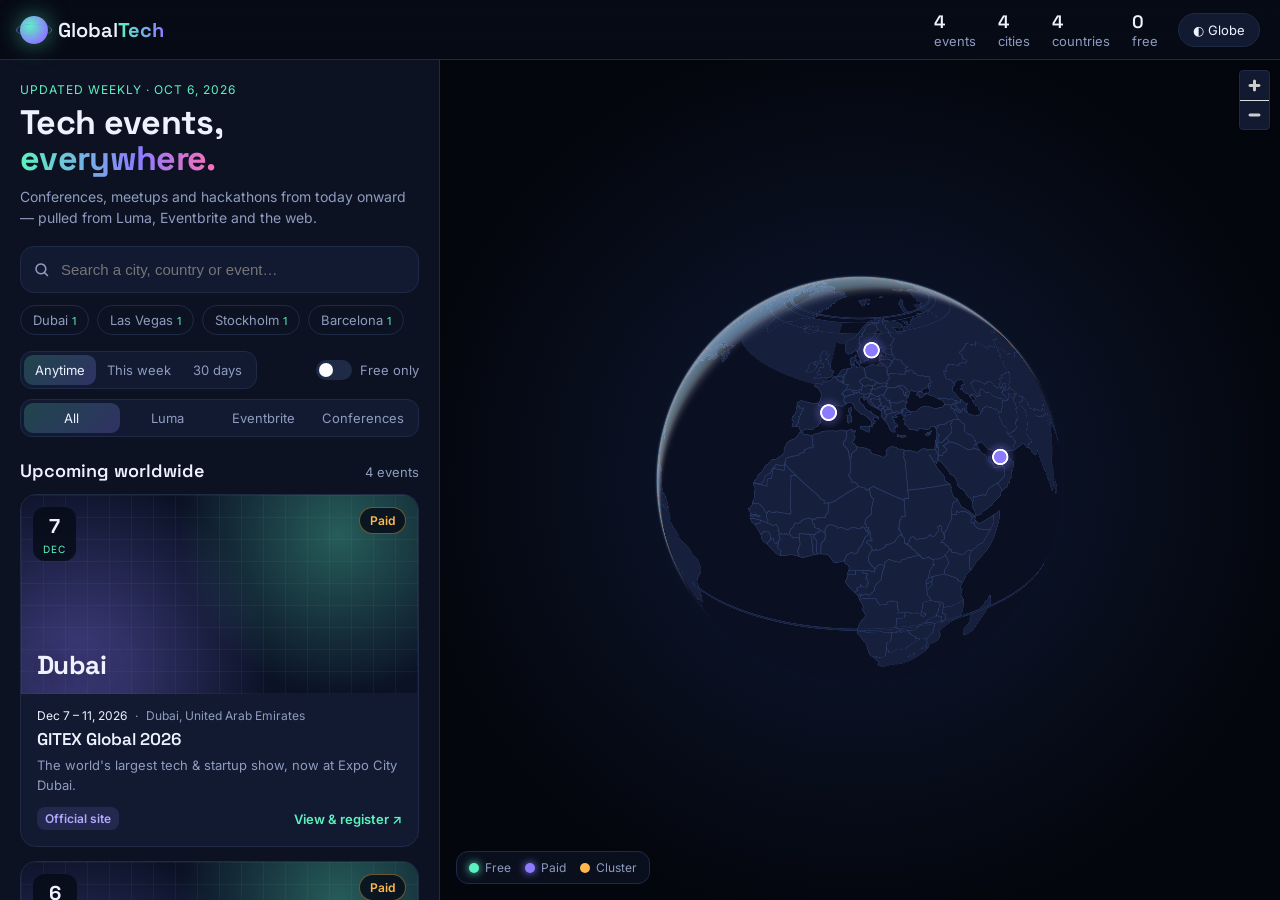
<file: index.html>
<!doctype html>
<html lang="en">
<head>
  <meta charset="utf-8" />
  <meta name="viewport" content="width=device-width,initial-scale=1,viewport-fit=cover" />
  <title>GlobalTech · Tech events around the world</title>
  <meta name="description" content="A living map of tech events worldwide — conferences, meetups and hackathons on Luma, Eventbrite and beyond. Updated weekly." />
  <link rel="icon" href="data:image/svg+xml,%3Csvg xmlns=%22http://www.w3.org/2000/svg%22 viewBox=%220 0 32 32%22%3E%3Ccircle cx=%2216%22 cy=%2216%22 r=%2214%22 fill=%22%235cf2c0%22/%3E%3C/svg%3E" />
  <link rel="preconnect" href="https://fonts.googleapis.com" />
  <link rel="preconnect" href="https://fonts.gstatic.com" crossorigin />
  <link href="https://fonts.googleapis.com/css2?family=Space+Grotesk:wght@500;600;700&family=Inter:wght@400;500;600&display=swap" rel="stylesheet" />
  <link href="vendor/maplibre-gl.css" rel="stylesheet" />
  <link href="styles.css" rel="stylesheet" />
</head>
<body>
  <header class="topbar">
    <a class="brand" href="./">
      <span class="logo" aria-hidden="true"><i></i></span>
      <span>Global<b>Tech</b></span>
    </a>
    <div class="stats" id="stats"></div>
    <button class="view-toggle" id="projToggle" title="Switch globe / flat map">◐ Globe</button>
  </header>

  <main class="layout">
    <aside class="panel" id="panel">
      <div class="grab" id="grab" aria-hidden="true"></div>
      <section class="hero">
        <p class="eyebrow">Updated weekly · <span id="updated"></span></p>
        <h1>Tech events, <em>everywhere.</em></h1>
        <p class="sub">Conferences, meetups and hackathons from today onward — pulled from Luma, Eventbrite and the web.</p>
      </section>

      <div class="search">
        <svg viewBox="0 0 24 24" aria-hidden="true"><path d="M10.5 3a7.5 7.5 0 0 1 5.9 12.1l4.2 4.2-1.4 1.4-4.2-4.2A7.5 7.5 0 1 1 10.5 3Zm0 2a5.5 5.5 0 1 0 0 11 5.5 5.5 0 0 0 0-11Z"/></svg>
        <input id="q" type="search" placeholder="Search a city, country or event…" autocomplete="off" list="cityList" />
        <datalist id="cityList"></datalist>
        <button id="clear" class="clear" aria-label="Clear">×</button>
      </div>

      <div class="chips" id="cityChips"></div>

      <div class="filters">
        <div class="seg" role="group" aria-label="When">
          <button data-when="all" class="on">Anytime</button>
          <button data-when="week">This week</button>
          <button data-when="month">30 days</button>
        </div>
        <label class="switch"><input type="checkbox" id="freeOnly" /><span></span>Free only</label>
      </div>
      <div class="seg small" role="group" aria-label="Source" id="srcSeg">
        <button data-src="all" class="on">All</button>
        <button data-src="luma">Luma</button>
        <button data-src="eventbrite">Eventbrite</button>
        <button data-src="web">Conferences</button>
      </div>

      <div class="list-head"><h2 id="listTitle">Upcoming worldwide</h2><span id="count"></span></div>
      <div class="cards" id="cards"></div>
      <footer class="foot">Data found by a weekly agent using the You.com Search API · Always confirm details on the event page.</footer>
    </aside>

    <section class="mapwrap">
      <div id="map"></div>
      <div class="legend">
        <span><i class="dot free"></i>Free</span>
        <span><i class="dot paid"></i>Paid</span>
        <span><i class="dot cluster"></i>Cluster</span>
      </div>
    </section>
  </main>

  <script src="vendor/maplibre-gl.js"></script>
  <script src="app.js"></script>
</body>
</html>
</file>
<file: vendor/maplibre-gl.css>
.maplibregl-map{font:12px/20px Helvetica Neue,Arial,Helvetica,sans-serif;overflow:hidden;position:relative;-webkit-tap-highlight-color:rgb(0 0 0/0)}.maplibregl-canvas{left:0;position:absolute;top:0}.maplibregl-map:fullscreen{height:100%;width:100%}.maplibregl-ctrl-group button.maplibregl-ctrl-compass{touch-action:none}.maplibregl-canvas-container.maplibregl-interactive,.maplibregl-ctrl-group button.maplibregl-ctrl-compass{cursor:grab;-webkit-user-select:none;-moz-user-select:none;user-select:none}.maplibregl-canvas-container.maplibregl-interactive.maplibregl-track-pointer{cursor:pointer}.maplibregl-canvas-container.maplibregl-interactive:active,.maplibregl-ctrl-group button.maplibregl-ctrl-compass:active{cursor:grabbing}.maplibregl-canvas-container.maplibregl-touch-zoom-rotate,.maplibregl-canvas-container.maplibregl-touch-zoom-rotate .maplibregl-canvas{touch-action:pan-x pan-y}.maplibregl-canvas-container.maplibregl-touch-drag-pan,.maplibregl-canvas-container.maplibregl-touch-drag-pan .maplibregl-canvas{touch-action:pinch-zoom}.maplibregl-canvas-container.maplibregl-touch-zoom-rotate.maplibregl-touch-drag-pan,.maplibregl-canvas-container.maplibregl-touch-zoom-rotate.maplibregl-touch-drag-pan .maplibregl-canvas{touch-action:none}.maplibregl-canvas-container.maplibregl-touch-drag-pan.maplibregl-cooperative-gestures,.maplibregl-canvas-container.maplibregl-touch-drag-pan.maplibregl-cooperative-gestures .maplibregl-canvas{touch-action:pan-x pan-y}.maplibregl-ctrl-bottom-left,.maplibregl-ctrl-bottom-right,.maplibregl-ctrl-top-left,.maplibregl-ctrl-top-right{pointer-events:none;position:absolute;z-index:2}.maplibregl-ctrl-top-left{left:0;top:0}.maplibregl-ctrl-top-right{right:0;top:0}.maplibregl-ctrl-bottom-left{bottom:0;left:0}.maplibregl-ctrl-bottom-right{bottom:0;right:0}.maplibregl-ctrl{clear:both;pointer-events:auto;transform:translate(0)}.maplibregl-ctrl-top-left .maplibregl-ctrl{float:left;margin:10px 0 0 10px}.maplibregl-ctrl-top-right .maplibregl-ctrl{float:right;margin:10px 10px 0 0}.maplibregl-ctrl-bottom-left .maplibregl-ctrl{float:left;margin:0 0 10px 10px}.maplibregl-ctrl-bottom-right .maplibregl-ctrl{float:right;margin:0 10px 10px 0}.maplibregl-ctrl-group{background:#fff;border-radius:4px}.maplibregl-ctrl-group:not(:empty){box-shadow:0 0 0 2px rgba(0,0,0,.1)}@media (forced-colors:active){.maplibregl-ctrl-group:not(:empty){box-shadow:0 0 0 2px ButtonText}}.maplibregl-ctrl-group button{background-color:transparent;border:0;box-sizing:border-box;cursor:pointer;display:block;height:29px;outline:none;padding:0;width:29px}.maplibregl-ctrl-group button+button{border-top:1px solid #ddd}.maplibregl-ctrl button .maplibregl-ctrl-icon{background-position:50%;background-repeat:no-repeat;display:block;height:100%;width:100%}@media (forced-colors:active){.maplibregl-ctrl-icon{background-color:transparent}.maplibregl-ctrl-group button+button{border-top:1px solid ButtonText}}.maplibregl-ctrl button::-moz-focus-inner{border:0;padding:0}.maplibregl-ctrl-attrib-button:focus,.maplibregl-ctrl-group button:focus{box-shadow:0 0 2px 2px #0096ff}.maplibregl-ctrl button:disabled{cursor:not-allowed}.maplibregl-ctrl button:disabled .maplibregl-ctrl-icon{opacity:.25}@media (hover:hover){.maplibregl-ctrl button:not(:disabled):hover{background-color:rgba(0,0,0,.05)}}.maplibregl-ctrl button:not(:disabled):active{background-color:rgba(0,0,0,.05)}.maplibregl-ctrl-group button:focus:focus-visible{box-shadow:0 0 2px 2px #0096ff}.maplibregl-ctrl-group button:focus:not(:focus-visible){box-shadow:none}.maplibregl-ctrl-group button:focus:first-child{border-radius:4px 4px 0 0}.maplibregl-ctrl-group button:focus:last-child{border-radius:0 0 4px 4px}.maplibregl-ctrl-group button:focus:only-child{border-radius:inherit}.maplibregl-ctrl button.maplibregl-ctrl-zoom-out .maplibregl-ctrl-icon{background-image:url("data:image/svg+xml;charset=utf-8,%3Csvg xmlns='http://www.w3.org/2000/svg' width='29' height='29' fill='%23333' viewBox='0 0 29 29'%3E%3Cpath d='M10 13c-.75 0-1.5.75-1.5 1.5S9.25 16 10 16h9c.75 0 1.5-.75 1.5-1.5S19.75 13 19 13z'/%3E%3C/svg%3E")}.maplibregl-ctrl button.maplibregl-ctrl-zoom-in .maplibregl-ctrl-icon{background-image:url("data:image/svg+xml;charset=utf-8,%3Csvg xmlns='http://www.w3.org/2000/svg' width='29' height='29' fill='%23333' viewBox='0 0 29 29'%3E%3Cpath d='M14.5 8.5c-.75 0-1.5.75-1.5 1.5v3h-3c-.75 0-1.5.75-1.5 1.5S9.25 16 10 16h3v3c0 .75.75 1.5 1.5 1.5S16 19.75 16 19v-3h3c.75 0 1.5-.75 1.5-1.5S19.75 13 19 13h-3v-3c0-.75-.75-1.5-1.5-1.5'/%3E%3C/svg%3E")}@media (forced-colors:active){.maplibregl-ctrl button.maplibregl-ctrl-zoom-out .maplibregl-ctrl-icon{background-image:url("data:image/svg+xml;charset=utf-8,%3Csvg xmlns='http://www.w3.org/2000/svg' width='29' height='29' fill='%23fff' viewBox='0 0 29 29'%3E%3Cpath d='M10 13c-.75 0-1.5.75-1.5 1.5S9.25 16 10 16h9c.75 0 1.5-.75 1.5-1.5S19.75 13 19 13z'/%3E%3C/svg%3E")}.maplibregl-ctrl button.maplibregl-ctrl-zoom-in .maplibregl-ctrl-icon{background-image:url("data:image/svg+xml;charset=utf-8,%3Csvg xmlns='http://www.w3.org/2000/svg' width='29' height='29' fill='%23fff' viewBox='0 0 29 29'%3E%3Cpath d='M14.5 8.5c-.75 0-1.5.75-1.5 1.5v3h-3c-.75 0-1.5.75-1.5 1.5S9.25 16 10 16h3v3c0 .75.75 1.5 1.5 1.5S16 19.75 16 19v-3h3c.75 0 1.5-.75 1.5-1.5S19.75 13 19 13h-3v-3c0-.75-.75-1.5-1.5-1.5'/%3E%3C/svg%3E")}}@media (forced-colors:active) and (prefers-color-scheme:light){.maplibregl-ctrl button.maplibregl-ctrl-zoom-out .maplibregl-ctrl-icon{background-image:url("data:image/svg+xml;charset=utf-8,%3Csvg xmlns='http://www.w3.org/2000/svg' width='29' height='29' viewBox='0 0 29 29'%3E%3Cpath d='M10 13c-.75 0-1.5.75-1.5 1.5S9.25 16 10 16h9c.75 0 1.5-.75 1.5-1.5S19.75 13 19 13z'/%3E%3C/svg%3E")}.maplibregl-ctrl button.maplibregl-ctrl-zoom-in .maplibregl-ctrl-icon{background-image:url("data:image/svg+xml;charset=utf-8,%3Csvg xmlns='http://www.w3.org/2000/svg' width='29' height='29' viewBox='0 0 29 29'%3E%3Cpath d='M14.5 8.5c-.75 0-1.5.75-1.5 1.5v3h-3c-.75 0-1.5.75-1.5 1.5S9.25 16 10 16h3v3c0 .75.75 1.5 1.5 1.5S16 19.75 16 19v-3h3c.75 0 1.5-.75 1.5-1.5S19.75 13 19 13h-3v-3c0-.75-.75-1.5-1.5-1.5'/%3E%3C/svg%3E")}}.maplibregl-ctrl button.maplibregl-ctrl-fullscreen .maplibregl-ctrl-icon{background-image:url("data:image/svg+xml;charset=utf-8,%3Csvg xmlns='http://www.w3.org/2000/svg' width='29' height='29' fill='%23333' viewBox='0 0 29 29'%3E%3Cpath d='M24 16v5.5c0 1.75-.75 2.5-2.5 2.5H16v-1l3-1.5-4-5.5 1-1 5.5 4 1.5-3zM6 16l1.5 3 5.5-4 1 1-4 5.5 3 1.5v1H7.5C5.75 24 5 23.25 5 21.5V16zm7-11v1l-3 1.5 4 5.5-1 1-5.5-4L6 13H5V7.5C5 5.75 5.75 5 7.5 5zm11 2.5c0-1.75-.75-2.5-2.5-2.5H16v1l3 1.5-4 5.5 1 1 5.5-4 1.5 3h1z'/%3E%3C/svg%3E")}.maplibregl-ctrl button.maplibregl-ctrl-shrink .maplibregl-ctrl-icon{background-image:url("data:image/svg+xml;charset=utf-8,%3Csvg xmlns='http://www.w3.org/2000/svg' width='29' height='29' viewBox='0 0 29 29'%3E%3Cpath d='M18.5 16c-1.75 0-2.5.75-2.5 2.5V24h1l1.5-3 5.5 4 1-1-4-5.5 3-1.5v-1zM13 18.5c0-1.75-.75-2.5-2.5-2.5H5v1l3 1.5L4 24l1 1 5.5-4 1.5 3h1zm3-8c0 1.75.75 2.5 2.5 2.5H24v-1l-3-1.5L25 5l-1-1-5.5 4L17 5h-1zM10.5 13c1.75 0 2.5-.75 2.5-2.5V5h-1l-1.5 3L5 4 4 5l4 5.5L5 12v1z'/%3E%3C/svg%3E")}@media (forced-colors:active){.maplibregl-ctrl button.maplibregl-ctrl-fullscreen .maplibregl-ctrl-icon{background-image:url("data:image/svg+xml;charset=utf-8,%3Csvg xmlns='http://www.w3.org/2000/svg' width='29' height='29' fill='%23fff' viewBox='0 0 29 29'%3E%3Cpath d='M24 16v5.5c0 1.75-.75 2.5-2.5 2.5H16v-1l3-1.5-4-5.5 1-1 5.5 4 1.5-3zM6 16l1.5 3 5.5-4 1 1-4 5.5 3 1.5v1H7.5C5.75 24 5 23.25 5 21.5V16zm7-11v1l-3 1.5 4 5.5-1 1-5.5-4L6 13H5V7.5C5 5.75 5.75 5 7.5 5zm11 2.5c0-1.75-.75-2.5-2.5-2.5H16v1l3 1.5-4 5.5 1 1 5.5-4 1.5 3h1z'/%3E%3C/svg%3E")}.maplibregl-ctrl button.maplibregl-ctrl-shrink .maplibregl-ctrl-icon{background-image:url("data:image/svg+xml;charset=utf-8,%3Csvg xmlns='http://www.w3.org/2000/svg' width='29' height='29' fill='%23fff' viewBox='0 0 29 29'%3E%3Cpath d='M18.5 16c-1.75 0-2.5.75-2.5 2.5V24h1l1.5-3 5.5 4 1-1-4-5.5 3-1.5v-1zM13 18.5c0-1.75-.75-2.5-2.5-2.5H5v1l3 1.5L4 24l1 1 5.5-4 1.5 3h1zm3-8c0 1.75.75 2.5 2.5 2.5H24v-1l-3-1.5L25 5l-1-1-5.5 4L17 5h-1zM10.5 13c1.75 0 2.5-.75 2.5-2.5V5h-1l-1.5 3L5 4 4 5l4 5.5L5 12v1z'/%3E%3C/svg%3E")}}@media (forced-colors:active) and (prefers-color-scheme:light){.maplibregl-ctrl button.maplibregl-ctrl-fullscreen .maplibregl-ctrl-icon{background-image:url("data:image/svg+xml;charset=utf-8,%3Csvg xmlns='http://www.w3.org/2000/svg' width='29' height='29' viewBox='0 0 29 29'%3E%3Cpath d='M24 16v5.5c0 1.75-.75 2.5-2.5 2.5H16v-1l3-1.5-4-5.5 1-1 5.5 4 1.5-3zM6 16l1.5 3 5.5-4 1 1-4 5.5 3 1.5v1H7.5C5.75 24 5 23.25 5 21.5V16zm7-11v1l-3 1.5 4 5.5-1 1-5.5-4L6 13H5V7.5C5 5.75 5.75 5 7.5 5zm11 2.5c0-1.75-.75-2.5-2.5-2.5H16v1l3 1.5-4 5.5 1 1 5.5-4 1.5 3h1z'/%3E%3C/svg%3E")}.maplibregl-ctrl button.maplibregl-ctrl-shrink .maplibregl-ctrl-icon{background-image:url("data:image/svg+xml;charset=utf-8,%3Csvg xmlns='http://www.w3.org/2000/svg' width='29' height='29' viewBox='0 0 29 29'%3E%3Cpath d='M18.5 16c-1.75 0-2.5.75-2.5 2.5V24h1l1.5-3 5.5 4 1-1-4-5.5 3-1.5v-1zM13 18.5c0-1.75-.75-2.5-2.5-2.5H5v1l3 1.5L4 24l1 1 5.5-4 1.5 3h1zm3-8c0 1.75.75 2.5 2.5 2.5H24v-1l-3-1.5L25 5l-1-1-5.5 4L17 5h-1zM10.5 13c1.75 0 2.5-.75 2.5-2.5V5h-1l-1.5 3L5 4 4 5l4 5.5L5 12v1z'/%3E%3C/svg%3E")}}.maplibregl-ctrl button.maplibregl-ctrl-compass .maplibregl-ctrl-icon{background-image:url("data:image/svg+xml;charset=utf-8,%3Csvg xmlns='http://www.w3.org/2000/svg' width='29' height='29' fill='%23333' viewBox='0 0 29 29'%3E%3Cpath d='m10.5 14 4-8 4 8z'/%3E%3Cpath fill='%23ccc' d='m10.5 16 4 8 4-8z'/%3E%3C/svg%3E")}@media (forced-colors:active){.maplibregl-ctrl button.maplibregl-ctrl-compass .maplibregl-ctrl-icon{background-image:url("data:image/svg+xml;charset=utf-8,%3Csvg xmlns='http://www.w3.org/2000/svg' width='29' height='29' fill='%23fff' viewBox='0 0 29 29'%3E%3Cpath d='m10.5 14 4-8 4 8z'/%3E%3Cpath fill='%23ccc' d='m10.5 16 4 8 4-8z'/%3E%3C/svg%3E")}}@media (forced-colors:active) and (prefers-color-scheme:light){.maplibregl-ctrl button.maplibregl-ctrl-compass .maplibregl-ctrl-icon{background-image:url("data:image/svg+xml;charset=utf-8,%3Csvg xmlns='http://www.w3.org/2000/svg' width='29' height='29' viewBox='0 0 29 29'%3E%3Cpath d='m10.5 14 4-8 4 8z'/%3E%3Cpath fill='%23ccc' d='m10.5 16 4 8 4-8z'/%3E%3C/svg%3E")}}.maplibregl-ctrl button.maplibregl-ctrl-globe .maplibregl-ctrl-icon{background-image:url("data:image/svg+xml;charset=utf-8,%3Csvg xmlns='http://www.w3.org/2000/svg' width='22' height='22' fill='none' stroke='%23333' viewBox='0 0 22 22'%3E%3Ccircle cx='11' cy='11' r='8.5'/%3E%3Cpath d='M17.5 11c0 4.819-3.02 8.5-6.5 8.5S4.5 15.819 4.5 11 7.52 2.5 11 2.5s6.5 3.681 6.5 8.5Z'/%3E%3Cpath d='M13.5 11c0 2.447-.331 4.64-.853 6.206-.262.785-.562 1.384-.872 1.777-.314.399-.58.517-.775.517s-.461-.118-.775-.517c-.31-.393-.61-.992-.872-1.777C8.831 15.64 8.5 13.446 8.5 11s.331-4.64.853-6.206c.262-.785.562-1.384.872-1.777.314-.399.58-.517.775-.517s.461.118.775.517c.31.393.61.992.872 1.777.522 1.565.853 3.76.853 6.206Z'/%3E%3Cpath d='M11 7.5c-1.909 0-3.622-.166-4.845-.428-.616-.132-1.08-.283-1.379-.434a1.3 1.3 0 0 1-.224-.138q.07-.058.224-.138c.299-.151.763-.302 1.379-.434C7.378 5.666 9.091 5.5 11 5.5s3.622.166 4.845.428c.616.132 1.08.283 1.379.434.105.053.177.1.224.138q-.07.058-.224.138c-.299.151-.763.302-1.379.434-1.223.262-2.936.428-4.845.428ZM4.486 6.436ZM11 16.5c-1.909 0-3.622-.166-4.845-.428-.616-.132-1.08-.283-1.379-.434a1.3 1.3 0 0 1-.224-.138 1.3 1.3 0 0 1 .224-.138c.299-.151.763-.302 1.379-.434C7.378 14.666 9.091 14.5 11 14.5s3.622.166 4.845.428c.616.132 1.08.283 1.379.434.105.053.177.1.224.138a1.3 1.3 0 0 1-.224.138c-.299.151-.763.302-1.379.434-1.223.262-2.936.428-4.845.428Zm-6.514-1.064ZM11 12.5c-2.46 0-4.672-.222-6.255-.574-.796-.177-1.406-.38-1.805-.59a1.5 1.5 0 0 1-.39-.272.3.3 0 0 1-.047-.064.3.3 0 0 1 .048-.064c.066-.073.189-.167.389-.272.399-.21 1.009-.413 1.805-.59C6.328 9.722 8.54 9.5 11 9.5s4.672.222 6.256.574c.795.177 1.405.38 1.804.59.2.105.323.2.39.272a.3.3 0 0 1 .047.064.3.3 0 0 1-.048.064 1.4 1.4 0 0 1-.389.272c-.399.21-1.009.413-1.804.59-1.584.352-3.796.574-6.256.574Zm-8.501-1.51v.002zm0 .018v.002zm17.002.002v-.002zm0-.018v-.002z'/%3E%3C/svg%3E")}.maplibregl-ctrl button.maplibregl-ctrl-globe-enabled .maplibregl-ctrl-icon{background-image:url("data:image/svg+xml;charset=utf-8,%3Csvg xmlns='http://www.w3.org/2000/svg' width='22' height='22' fill='none' stroke='%2333b5e5' viewBox='0 0 22 22'%3E%3Ccircle cx='11' cy='11' r='8.5'/%3E%3Cpath d='M17.5 11c0 4.819-3.02 8.5-6.5 8.5S4.5 15.819 4.5 11 7.52 2.5 11 2.5s6.5 3.681 6.5 8.5Z'/%3E%3Cpath d='M13.5 11c0 2.447-.331 4.64-.853 6.206-.262.785-.562 1.384-.872 1.777-.314.399-.58.517-.775.517s-.461-.118-.775-.517c-.31-.393-.61-.992-.872-1.777C8.831 15.64 8.5 13.446 8.5 11s.331-4.64.853-6.206c.262-.785.562-1.384.872-1.777.314-.399.58-.517.775-.517s.461.118.775.517c.31.393.61.992.872 1.777.522 1.565.853 3.76.853 6.206Z'/%3E%3Cpath d='M11 7.5c-1.909 0-3.622-.166-4.845-.428-.616-.132-1.08-.283-1.379-.434a1.3 1.3 0 0 1-.224-.138q.07-.058.224-.138c.299-.151.763-.302 1.379-.434C7.378 5.666 9.091 5.5 11 5.5s3.622.166 4.845.428c.616.132 1.08.283 1.379.434.105.053.177.1.224.138q-.07.058-.224.138c-.299.151-.763.302-1.379.434-1.223.262-2.936.428-4.845.428ZM4.486 6.436ZM11 16.5c-1.909 0-3.622-.166-4.845-.428-.616-.132-1.08-.283-1.379-.434a1.3 1.3 0 0 1-.224-.138 1.3 1.3 0 0 1 .224-.138c.299-.151.763-.302 1.379-.434C7.378 14.666 9.091 14.5 11 14.5s3.622.166 4.845.428c.616.132 1.08.283 1.379.434.105.053.177.1.224.138a1.3 1.3 0 0 1-.224.138c-.299.151-.763.302-1.379.434-1.223.262-2.936.428-4.845.428Zm-6.514-1.064ZM11 12.5c-2.46 0-4.672-.222-6.255-.574-.796-.177-1.406-.38-1.805-.59a1.5 1.5 0 0 1-.39-.272.3.3 0 0 1-.047-.064.3.3 0 0 1 .048-.064c.066-.073.189-.167.389-.272.399-.21 1.009-.413 1.805-.59C6.328 9.722 8.54 9.5 11 9.5s4.672.222 6.256.574c.795.177 1.405.38 1.804.59.2.105.323.2.39.272a.3.3 0 0 1 .047.064.3.3 0 0 1-.048.064 1.4 1.4 0 0 1-.389.272c-.399.21-1.009.413-1.804.59-1.584.352-3.796.574-6.256.574Zm-8.501-1.51v.002zm0 .018v.002zm17.002.002v-.002zm0-.018v-.002z'/%3E%3C/svg%3E")}.maplibregl-ctrl button.maplibregl-ctrl-terrain .maplibregl-ctrl-icon{background-image:url("data:image/svg+xml;charset=utf-8,%3Csvg xmlns='http://www.w3.org/2000/svg' width='22' height='22' fill='%23333' viewBox='0 0 22 22'%3E%3Cpath d='m1.754 13.406 4.453-4.851 3.09 3.09 3.281 3.277.969-.969-3.309-3.312 3.844-4.121 6.148 6.886h1.082v-.855l-7.207-8.07-4.84 5.187L6.169 6.57l-5.48 5.965v.871ZM.688 16.844h20.625v1.375H.688Zm0 0'/%3E%3C/svg%3E")}.maplibregl-ctrl button.maplibregl-ctrl-terrain-enabled .maplibregl-ctrl-icon{background-image:url("data:image/svg+xml;charset=utf-8,%3Csvg xmlns='http://www.w3.org/2000/svg' width='22' height='22' fill='%2333b5e5' viewBox='0 0 22 22'%3E%3Cpath d='m1.754 13.406 4.453-4.851 3.09 3.09 3.281 3.277.969-.969-3.309-3.312 3.844-4.121 6.148 6.886h1.082v-.855l-7.207-8.07-4.84 5.187L6.169 6.57l-5.48 5.965v.871ZM.688 16.844h20.625v1.375H.688Zm0 0'/%3E%3C/svg%3E")}.maplibregl-ctrl button.maplibregl-ctrl-geolocate .maplibregl-ctrl-icon{background-image:url("data:image/svg+xml;charset=utf-8,%3Csvg xmlns='http://www.w3.org/2000/svg' width='29' height='29' fill='%23333' viewBox='0 0 20 20'%3E%3Cpath d='M10 4C9 4 9 5 9 5v.1A5 5 0 0 0 5.1 9H5s-1 0-1 1 1 1 1 1h.1A5 5 0 0 0 9 14.9v.1s0 1 1 1 1-1 1-1v-.1a5 5 0 0 0 3.9-3.9h.1s1 0 1-1-1-1-1-1h-.1A5 5 0 0 0 11 5.1V5s0-1-1-1m0 2.5a3.5 3.5 0 1 1 0 7 3.5 3.5 0 1 1 0-7'/%3E%3Ccircle cx='10' cy='10' r='2'/%3E%3C/svg%3E")}.maplibregl-ctrl button.maplibregl-ctrl-geolocate:disabled .maplibregl-ctrl-icon{background-image:url("data:image/svg+xml;charset=utf-8,%3Csvg xmlns='http://www.w3.org/2000/svg' width='29' height='29' fill='%23aaa' viewBox='0 0 20 20'%3E%3Cpath d='M10 4C9 4 9 5 9 5v.1A5 5 0 0 0 5.1 9H5s-1 0-1 1 1 1 1 1h.1A5 5 0 0 0 9 14.9v.1s0 1 1 1 1-1 1-1v-.1a5 5 0 0 0 3.9-3.9h.1s1 0 1-1-1-1-1-1h-.1A5 5 0 0 0 11 5.1V5s0-1-1-1m0 2.5a3.5 3.5 0 1 1 0 7 3.5 3.5 0 1 1 0-7'/%3E%3Ccircle cx='10' cy='10' r='2'/%3E%3Cpath fill='red' d='m14 5 1 1-9 9-1-1z'/%3E%3C/svg%3E")}.maplibregl-ctrl button.maplibregl-ctrl-geolocate.maplibregl-ctrl-geolocate-active .maplibregl-ctrl-icon{background-image:url("data:image/svg+xml;charset=utf-8,%3Csvg xmlns='http://www.w3.org/2000/svg' width='29' height='29' fill='%2333b5e5' viewBox='0 0 20 20'%3E%3Cpath d='M10 4C9 4 9 5 9 5v.1A5 5 0 0 0 5.1 9H5s-1 0-1 1 1 1 1 1h.1A5 5 0 0 0 9 14.9v.1s0 1 1 1 1-1 1-1v-.1a5 5 0 0 0 3.9-3.9h.1s1 0 1-1-1-1-1-1h-.1A5 5 0 0 0 11 5.1V5s0-1-1-1m0 2.5a3.5 3.5 0 1 1 0 7 3.5 3.5 0 1 1 0-7'/%3E%3Ccircle cx='10' cy='10' r='2'/%3E%3C/svg%3E")}.maplibregl-ctrl button.maplibregl-ctrl-geolocate.maplibregl-ctrl-geolocate-active-error .maplibregl-ctrl-icon{background-image:url("data:image/svg+xml;charset=utf-8,%3Csvg xmlns='http://www.w3.org/2000/svg' width='29' height='29' fill='%23e58978' viewBox='0 0 20 20'%3E%3Cpath d='M10 4C9 4 9 5 9 5v.1A5 5 0 0 0 5.1 9H5s-1 0-1 1 1 1 1 1h.1A5 5 0 0 0 9 14.9v.1s0 1 1 1 1-1 1-1v-.1a5 5 0 0 0 3.9-3.9h.1s1 0 1-1-1-1-1-1h-.1A5 5 0 0 0 11 5.1V5s0-1-1-1m0 2.5a3.5 3.5 0 1 1 0 7 3.5 3.5 0 1 1 0-7'/%3E%3Ccircle cx='10' cy='10' r='2'/%3E%3C/svg%3E")}.maplibregl-ctrl button.maplibregl-ctrl-geolocate.maplibregl-ctrl-geolocate-background .maplibregl-ctrl-icon{background-image:url("data:image/svg+xml;charset=utf-8,%3Csvg xmlns='http://www.w3.org/2000/svg' width='29' height='29' fill='%2333b5e5' viewBox='0 0 20 20'%3E%3Cpath d='M10 4C9 4 9 5 9 5v.1A5 5 0 0 0 5.1 9H5s-1 0-1 1 1 1 1 1h.1A5 5 0 0 0 9 14.9v.1s0 1 1 1 1-1 1-1v-.1a5 5 0 0 0 3.9-3.9h.1s1 0 1-1-1-1-1-1h-.1A5 5 0 0 0 11 5.1V5s0-1-1-1m0 2.5a3.5 3.5 0 1 1 0 7 3.5 3.5 0 1 1 0-7'/%3E%3C/svg%3E")}.maplibregl-ctrl button.maplibregl-ctrl-geolocate.maplibregl-ctrl-geolocate-background-error .maplibregl-ctrl-icon{background-image:url("data:image/svg+xml;charset=utf-8,%3Csvg xmlns='http://www.w3.org/2000/svg' width='29' height='29' fill='%23e54e33' viewBox='0 0 20 20'%3E%3Cpath d='M10 4C9 4 9 5 9 5v.1A5 5 0 0 0 5.1 9H5s-1 0-1 1 1 1 1 1h.1A5 5 0 0 0 9 14.9v.1s0 1 1 1 1-1 1-1v-.1a5 5 0 0 0 3.9-3.9h.1s1 0 1-1-1-1-1-1h-.1A5 5 0 0 0 11 5.1V5s0-1-1-1m0 2.5a3.5 3.5 0 1 1 0 7 3.5 3.5 0 1 1 0-7'/%3E%3C/svg%3E")}.maplibregl-ctrl button.maplibregl-ctrl-geolocate.maplibregl-ctrl-geolocate-waiting .maplibregl-ctrl-icon{animation:maplibregl-spin 2s linear infinite}@media (forced-colors:active){.maplibregl-ctrl button.maplibregl-ctrl-geolocate .maplibregl-ctrl-icon{background-image:url("data:image/svg+xml;charset=utf-8,%3Csvg xmlns='http://www.w3.org/2000/svg' width='29' height='29' fill='%23fff' viewBox='0 0 20 20'%3E%3Cpath d='M10 4C9 4 9 5 9 5v.1A5 5 0 0 0 5.1 9H5s-1 0-1 1 1 1 1 1h.1A5 5 0 0 0 9 14.9v.1s0 1 1 1 1-1 1-1v-.1a5 5 0 0 0 3.9-3.9h.1s1 0 1-1-1-1-1-1h-.1A5 5 0 0 0 11 5.1V5s0-1-1-1m0 2.5a3.5 3.5 0 1 1 0 7 3.5 3.5 0 1 1 0-7'/%3E%3Ccircle cx='10' cy='10' r='2'/%3E%3C/svg%3E")}.maplibregl-ctrl button.maplibregl-ctrl-geolocate:disabled .maplibregl-ctrl-icon{background-image:url("data:image/svg+xml;charset=utf-8,%3Csvg xmlns='http://www.w3.org/2000/svg' width='29' height='29' fill='%23999' viewBox='0 0 20 20'%3E%3Cpath d='M10 4C9 4 9 5 9 5v.1A5 5 0 0 0 5.1 9H5s-1 0-1 1 1 1 1 1h.1A5 5 0 0 0 9 14.9v.1s0 1 1 1 1-1 1-1v-.1a5 5 0 0 0 3.9-3.9h.1s1 0 1-1-1-1-1-1h-.1A5 5 0 0 0 11 5.1V5s0-1-1-1m0 2.5a3.5 3.5 0 1 1 0 7 3.5 3.5 0 1 1 0-7'/%3E%3Ccircle cx='10' cy='10' r='2'/%3E%3Cpath fill='red' d='m14 5 1 1-9 9-1-1z'/%3E%3C/svg%3E")}.maplibregl-ctrl button.maplibregl-ctrl-geolocate.maplibregl-ctrl-geolocate-active .maplibregl-ctrl-icon{background-image:url("data:image/svg+xml;charset=utf-8,%3Csvg xmlns='http://www.w3.org/2000/svg' width='29' height='29' fill='%2333b5e5' viewBox='0 0 20 20'%3E%3Cpath d='M10 4C9 4 9 5 9 5v.1A5 5 0 0 0 5.1 9H5s-1 0-1 1 1 1 1 1h.1A5 5 0 0 0 9 14.9v.1s0 1 1 1 1-1 1-1v-.1a5 5 0 0 0 3.9-3.9h.1s1 0 1-1-1-1-1-1h-.1A5 5 0 0 0 11 5.1V5s0-1-1-1m0 2.5a3.5 3.5 0 1 1 0 7 3.5 3.5 0 1 1 0-7'/%3E%3Ccircle cx='10' cy='10' r='2'/%3E%3C/svg%3E")}.maplibregl-ctrl button.maplibregl-ctrl-geolocate.maplibregl-ctrl-geolocate-active-error .maplibregl-ctrl-icon{background-image:url("data:image/svg+xml;charset=utf-8,%3Csvg xmlns='http://www.w3.org/2000/svg' width='29' height='29' fill='%23e58978' viewBox='0 0 20 20'%3E%3Cpath d='M10 4C9 4 9 5 9 5v.1A5 5 0 0 0 5.1 9H5s-1 0-1 1 1 1 1 1h.1A5 5 0 0 0 9 14.9v.1s0 1 1 1 1-1 1-1v-.1a5 5 0 0 0 3.9-3.9h.1s1 0 1-1-1-1-1-1h-.1A5 5 0 0 0 11 5.1V5s0-1-1-1m0 2.5a3.5 3.5 0 1 1 0 7 3.5 3.5 0 1 1 0-7'/%3E%3Ccircle cx='10' cy='10' r='2'/%3E%3C/svg%3E")}.maplibregl-ctrl button.maplibregl-ctrl-geolocate.maplibregl-ctrl-geolocate-background .maplibregl-ctrl-icon{background-image:url("data:image/svg+xml;charset=utf-8,%3Csvg xmlns='http://www.w3.org/2000/svg' width='29' height='29' fill='%2333b5e5' viewBox='0 0 20 20'%3E%3Cpath d='M10 4C9 4 9 5 9 5v.1A5 5 0 0 0 5.1 9H5s-1 0-1 1 1 1 1 1h.1A5 5 0 0 0 9 14.9v.1s0 1 1 1 1-1 1-1v-.1a5 5 0 0 0 3.9-3.9h.1s1 0 1-1-1-1-1-1h-.1A5 5 0 0 0 11 5.1V5s0-1-1-1m0 2.5a3.5 3.5 0 1 1 0 7 3.5 3.5 0 1 1 0-7'/%3E%3C/svg%3E")}.maplibregl-ctrl button.maplibregl-ctrl-geolocate.maplibregl-ctrl-geolocate-background-error .maplibregl-ctrl-icon{background-image:url("data:image/svg+xml;charset=utf-8,%3Csvg xmlns='http://www.w3.org/2000/svg' width='29' height='29' fill='%23e54e33' viewBox='0 0 20 20'%3E%3Cpath d='M10 4C9 4 9 5 9 5v.1A5 5 0 0 0 5.1 9H5s-1 0-1 1 1 1 1 1h.1A5 5 0 0 0 9 14.9v.1s0 1 1 1 1-1 1-1v-.1a5 5 0 0 0 3.9-3.9h.1s1 0 1-1-1-1-1-1h-.1A5 5 0 0 0 11 5.1V5s0-1-1-1m0 2.5a3.5 3.5 0 1 1 0 7 3.5 3.5 0 1 1 0-7'/%3E%3C/svg%3E")}}@media (forced-colors:active) and (prefers-color-scheme:light){.maplibregl-ctrl button.maplibregl-ctrl-geolocate .maplibregl-ctrl-icon{background-image:url("data:image/svg+xml;charset=utf-8,%3Csvg xmlns='http://www.w3.org/2000/svg' width='29' height='29' viewBox='0 0 20 20'%3E%3Cpath d='M10 4C9 4 9 5 9 5v.1A5 5 0 0 0 5.1 9H5s-1 0-1 1 1 1 1 1h.1A5 5 0 0 0 9 14.9v.1s0 1 1 1 1-1 1-1v-.1a5 5 0 0 0 3.9-3.9h.1s1 0 1-1-1-1-1-1h-.1A5 5 0 0 0 11 5.1V5s0-1-1-1m0 2.5a3.5 3.5 0 1 1 0 7 3.5 3.5 0 1 1 0-7'/%3E%3Ccircle cx='10' cy='10' r='2'/%3E%3C/svg%3E")}.maplibregl-ctrl button.maplibregl-ctrl-geolocate:disabled .maplibregl-ctrl-icon{background-image:url("data:image/svg+xml;charset=utf-8,%3Csvg xmlns='http://www.w3.org/2000/svg' width='29' height='29' fill='%23666' viewBox='0 0 20 20'%3E%3Cpath d='M10 4C9 4 9 5 9 5v.1A5 5 0 0 0 5.1 9H5s-1 0-1 1 1 1 1 1h.1A5 5 0 0 0 9 14.9v.1s0 1 1 1 1-1 1-1v-.1a5 5 0 0 0 3.9-3.9h.1s1 0 1-1-1-1-1-1h-.1A5 5 0 0 0 11 5.1V5s0-1-1-1m0 2.5a3.5 3.5 0 1 1 0 7 3.5 3.5 0 1 1 0-7'/%3E%3Ccircle cx='10' cy='10' r='2'/%3E%3Cpath fill='red' d='m14 5 1 1-9 9-1-1z'/%3E%3C/svg%3E")}}@keyframes maplibregl-spin{0%{transform:rotate(0deg)}to{transform:rotate(1turn)}}a.maplibregl-ctrl-logo{background-image:url("data:image/svg+xml;charset=utf-8,%3Csvg xmlns='http://www.w3.org/2000/svg' width='88' height='23' fill='none'%3E%3Cpath fill='%23000' fill-opacity='.4' fill-rule='evenodd' d='M17.408 16.796h-1.827l2.501-12.095h.198l3.324 6.533.988 2.19.988-2.19 3.258-6.533h.181l2.6 12.095h-1.81l-1.218-5.644-.362-1.71-.658 1.71-2.929 5.644h-.098l-2.914-5.644-.757-1.71-.345 1.71zm1.958-3.42-.726 3.663a1.255 1.255 0 0 1-1.232 1.011h-1.827a1.255 1.255 0 0 1-1.229-1.509l2.501-12.095a1.255 1.255 0 0 1 1.23-1.001h.197a1.25 1.25 0 0 1 1.12.685l3.19 6.273 3.125-6.263a1.25 1.25 0 0 1 1.123-.695h.181a1.255 1.255 0 0 1 1.227.991l1.443 6.71a5 5 0 0 1 .314-.787l.009-.016a4.6 4.6 0 0 1 1.777-1.887c.782-.46 1.668-.667 2.611-.667a4.6 4.6 0 0 1 1.7.32l.306.134c.21-.16.474-.256.759-.256h1.694a1.255 1.255 0 0 1 1.212.925 1.255 1.255 0 0 1 1.212-.925h1.711c.284 0 .545.094.755.252.613-.3 1.312-.45 2.075-.45 1.356 0 2.557.445 3.482 1.4q.47.48.763 1.064V4.701a1.255 1.255 0 0 1 1.255-1.255h1.86A1.255 1.255 0 0 1 54.44 4.7v9.194h2.217c.19 0 .37.043.532.118v-4.77c0-.356.147-.678.385-.906a2.42 2.42 0 0 1-.682-1.71c0-.665.267-1.253.735-1.7a2.45 2.45 0 0 1 1.722-.674 2.43 2.43 0 0 1 1.705.675q.318.302.504.683V4.7a1.255 1.255 0 0 1 1.255-1.255h1.744A1.255 1.255 0 0 1 65.812 4.7v3.335a4.8 4.8 0 0 1 1.526-.246c.938 0 1.817.214 2.59.69a4.47 4.47 0 0 1 1.67 1.743v-.98a1.255 1.255 0 0 1 1.256-1.256h1.777c.233 0 .451.064.639.174a3.4 3.4 0 0 1 1.567-.372c.346 0 .861.02 1.285.232a1.25 1.25 0 0 1 .689 1.004 4.7 4.7 0 0 1 .853-.588c.795-.44 1.675-.647 2.61-.647 1.385 0 2.65.39 3.525 1.396.836.938 1.168 2.173 1.168 3.528q-.001.515-.056 1.051a1.255 1.255 0 0 1-.947 1.09l.408.952a1.255 1.255 0 0 1-.477 1.552c-.418.268-.92.463-1.458.612-.613.171-1.304.244-2.049.244-1.06 0-2.043-.207-2.886-.698l-.015-.008c-.798-.48-1.419-1.135-1.818-1.963l-.004-.008a5.8 5.8 0 0 1-.548-2.512q0-.429.053-.843a1.3 1.3 0 0 1-.333-.086l-.166-.004c-.223 0-.426.062-.643.228-.03.024-.142.139-.142.59v3.883a1.255 1.255 0 0 1-1.256 1.256h-1.777a1.255 1.255 0 0 1-1.256-1.256V15.69l-.032.057a4.8 4.8 0 0 1-1.86 1.833 5.04 5.04 0 0 1-2.484.634 4.5 4.5 0 0 1-1.935-.424 1.25 1.25 0 0 1-.764.258h-1.71a1.255 1.255 0 0 1-1.256-1.255V7.687a2.4 2.4 0 0 1-.428.625c.253.23.412.561.412.93v7.553a1.255 1.255 0 0 1-1.256 1.255h-1.843a1.25 1.25 0 0 1-.894-.373c-.228.23-.544.373-.894.373H51.32a1.255 1.255 0 0 1-1.256-1.255v-1.251l-.061.117a4.7 4.7 0 0 1-1.782 1.884 4.77 4.77 0 0 1-2.485.67 5.6 5.6 0 0 1-1.485-.188l.009 2.764a1.255 1.255 0 0 1-1.255 1.259h-1.729a1.255 1.255 0 0 1-1.255-1.255v-3.537a1.255 1.255 0 0 1-1.167.793h-1.679a1.25 1.25 0 0 1-.77-.263 4.5 4.5 0 0 1-1.945.429c-.885 0-1.724-.21-2.495-.632l-.017-.01a5 5 0 0 1-1.081-.836 1.255 1.255 0 0 1-1.254 1.312h-1.81a1.255 1.255 0 0 1-1.228-.99l-.782-3.625-2.044 3.939a1.25 1.25 0 0 1-1.115.676h-.098a1.25 1.25 0 0 1-1.116-.68l-2.061-3.994zM35.92 16.63l.207-.114.223-.15q.493-.356.735-.785l.061-.118.033 1.332h1.678V9.242h-1.694l-.033 1.267q-.133-.329-.526-.658l-.032-.028a3.2 3.2 0 0 0-.668-.428l-.27-.12a3.3 3.3 0 0 0-1.235-.23q-1.136-.001-1.974.493a3.36 3.36 0 0 0-1.3 1.382q-.445.89-.444 2.074 0 1.2.51 2.107a3.8 3.8 0 0 0 1.382 1.381 3.9 3.9 0 0 0 1.893.477q.795 0 1.455-.33zm-2.789-5.38q-.576.675-.575 1.762 0 1.102.559 1.794.576.675 1.645.675a2.25 2.25 0 0 0 .934-.19 2.2 2.2 0 0 0 .468-.29l.178-.161a2.2 2.2 0 0 0 .397-.561q.244-.5.244-1.15v-.115q0-.708-.296-1.267l-.043-.077a2.2 2.2 0 0 0-.633-.709l-.13-.086-.047-.028a2.1 2.1 0 0 0-1.073-.285q-1.052 0-1.629.692zm2.316 2.706c.163-.17.28-.407.28-.83v-.114c0-.292-.06-.508-.15-.68a.96.96 0 0 0-.353-.389.85.85 0 0 0-.464-.127c-.4 0-.56.114-.664.239l-.01.012c-.148.174-.275.45-.275.945 0 .506.122.801.27.99.097.11.266.224.68.224.303 0 .504-.09.687-.269zm7.545 1.705a2.6 2.6 0 0 0 .331.423q.319.33.755.548l.173.074q.65.255 1.49.255 1.02 0 1.844-.493a3.45 3.45 0 0 0 1.316-1.4q.493-.904.493-2.089 0-1.909-.988-2.913-.988-1.02-2.584-1.02-.898 0-1.575.347a3 3 0 0 0-.415.262l-.199.166a3.4 3.4 0 0 0-.64.82V9.242h-1.712v11.553h1.729l-.017-5.134zm.53-1.138q.206.29.48.5l.155.11.053.034q.51.296 1.119.297 1.07 0 1.645-.675.577-.69.576-1.762 0-1.119-.576-1.777-.558-.675-1.645-.675-.435 0-.835.16a2 2 0 0 0-.284.136 2 2 0 0 0-.363.254 2.2 2.2 0 0 0-.46.569l-.082.162a2.6 2.6 0 0 0-.213 1.072v.115q0 .707.296 1.267l.135.211zm.964-.818a1.1 1.1 0 0 0 .367.385.94.94 0 0 0 .476.118c.423 0 .59-.117.687-.23.159-.194.28-.478.28-.95 0-.53-.133-.8-.266-.952l-.021-.025c-.078-.094-.231-.221-.68-.221a1 1 0 0 0-.503.135l-.012.007a.86.86 0 0 0-.335.343c-.073.133-.132.324-.132.614v.115a1.4 1.4 0 0 0 .14.66zm15.7-6.222q.347-.346.346-.856a1.05 1.05 0 0 0-.345-.79 1.18 1.18 0 0 0-.84-.329q-.51 0-.855.33a1.05 1.05 0 0 0-.346.79q0 .51.346.855.345.346.856.346.51 0 .839-.346zm4.337 9.314.033-1.332q.191.403.59.747l.098.081a4 4 0 0 0 .316.224l.223.122a3.2 3.2 0 0 0 1.44.322 3.8 3.8 0 0 0 1.875-.477 3.5 3.5 0 0 0 1.382-1.366q.527-.89.526-2.09 0-1.184-.444-2.073a3.24 3.24 0 0 0-1.283-1.399q-.823-.51-1.942-.51a3.5 3.5 0 0 0-1.527.344l-.086.043-.165.09a3 3 0 0 0-.33.214q-.432.315-.656.707a2 2 0 0 0-.099.198l.082-1.283V4.701h-1.744v12.095zm.473-2.509a2.5 2.5 0 0 0 .566.7q.117.098.245.18l.144.08a2.1 2.1 0 0 0 .975.232q1.07 0 1.645-.675.576-.69.576-1.778 0-1.102-.576-1.777-.56-.691-1.645-.692a2.2 2.2 0 0 0-1.015.235q-.22.113-.415.282l-.15.142a2.1 2.1 0 0 0-.42.594q-.223.479-.223 1.1v.115q0 .705.293 1.26zm2.616-.293c.157-.191.28-.479.28-.967 0-.51-.13-.79-.276-.961l-.021-.026c-.082-.1-.232-.225-.67-.225a.87.87 0 0 0-.681.279l-.012.011c-.154.155-.274.38-.274.807v.115c0 .285.057.499.144.669a1.1 1.1 0 0 0 .367.405c.137.082.28.123.455.123.423 0 .59-.118.686-.23zm8.266-3.013q.345-.13.724-.14l.069-.002q.493 0 .642.099l.247-1.794q-.196-.099-.717-.099a2.3 2.3 0 0 0-.545.063 2 2 0 0 0-.411.148 2.2 2.2 0 0 0-.4.249 2.5 2.5 0 0 0-.485.499 2.7 2.7 0 0 0-.32.581l-.05.137v-1.48h-1.778v7.553h1.777v-3.884q0-.546.159-.943a1.5 1.5 0 0 1 .466-.636 2.5 2.5 0 0 1 .399-.253 2 2 0 0 1 .224-.099zm9.784 2.656.05-.922q0-1.743-.856-2.698-.838-.97-2.584-.97-1.119-.001-2.007.493a3.46 3.46 0 0 0-1.4 1.382q-.493.906-.493 2.106 0 1.07.428 1.975.428.89 1.332 1.432.906.526 2.255.526.973 0 1.668-.185l.044-.012.135-.04q.613-.184.984-.421l-.542-1.267q-.3.162-.642.274l-.297.087q-.51.131-1.3.131-.954 0-1.497-.444a1.6 1.6 0 0 1-.192-.193q-.366-.44-.512-1.234l-.004-.021zm-5.427-1.256-.003.022h3.752v-.138q-.011-.727-.288-1.118a1 1 0 0 0-.156-.176q-.46-.428-1.316-.428-.986 0-1.494.604-.379.45-.494 1.234zm-27.053 2.77V4.7h-1.86v12.095h5.333V15.15zm7.103-5.908v7.553h-1.843V9.242h1.843z'/%3E%3Cpath fill='%23fff' d='m19.63 11.151-.757-1.71-.345 1.71-1.12 5.644h-1.827L18.083 4.7h.197l3.325 6.533.988 2.19.988-2.19L26.839 4.7h.181l2.6 12.095h-1.81l-1.218-5.644-.362-1.71-.658 1.71-2.93 5.644h-.098l-2.913-5.644zm14.836 5.81q-1.02 0-1.893-.478a3.8 3.8 0 0 1-1.381-1.382q-.51-.906-.51-2.106 0-1.185.444-2.074a3.36 3.36 0 0 1 1.3-1.382q.839-.494 1.974-.494a3.3 3.3 0 0 1 1.234.231 3.3 3.3 0 0 1 .97.575q.396.33.527.659l.033-1.267h1.694v7.553H37.18l-.033-1.332q-.279.593-1.02 1.053a3.17 3.17 0 0 1-1.662.444zm.296-1.482q.938 0 1.58-.642.642-.66.642-1.711v-.115q0-.708-.296-1.267a2.2 2.2 0 0 0-.807-.872 2.1 2.1 0 0 0-1.119-.313q-1.053 0-1.629.692-.575.675-.575 1.76 0 1.103.559 1.795.577.675 1.645.675zm6.521-6.237h1.711v1.4q.906-1.597 2.83-1.597 1.596 0 2.584 1.02.988 1.005.988 2.914 0 1.185-.493 2.09a3.46 3.46 0 0 1-1.316 1.399 3.5 3.5 0 0 1-1.844.493q-.954 0-1.662-.329a2.67 2.67 0 0 1-1.086-.97l.017 5.134h-1.728zm4.048 6.22q1.07 0 1.645-.674.577-.69.576-1.762 0-1.119-.576-1.777-.558-.675-1.645-.675-.592 0-1.12.296-.51.28-.822.823-.296.527-.296 1.234v.115q0 .708.296 1.267.313.543.823.855.51.296 1.119.297z'/%3E%3Cpath fill='%23e1e3e9' d='M51.325 4.7h1.86v10.45h3.473v1.646h-5.333zm7.12 4.542h1.843v7.553h-1.843zm.905-1.415a1.16 1.16 0 0 1-.856-.346 1.17 1.17 0 0 1-.346-.856 1.05 1.05 0 0 1 .346-.79q.346-.329.856-.329.494 0 .839.33a1.05 1.05 0 0 1 .345.79 1.16 1.16 0 0 1-.345.855q-.33.346-.84.346zm7.875 9.133a3.17 3.17 0 0 1-1.662-.444q-.723-.46-1.004-1.053l-.033 1.332h-1.71V4.701h1.743v4.657l-.082 1.283q.279-.658 1.086-1.119a3.5 3.5 0 0 1 1.778-.477q1.119 0 1.942.51a3.24 3.24 0 0 1 1.283 1.4q.445.888.444 2.072 0 1.201-.526 2.09a3.5 3.5 0 0 1-1.382 1.366 3.8 3.8 0 0 1-1.876.477zm-.296-1.481q1.069 0 1.645-.675.577-.69.577-1.778 0-1.102-.577-1.776-.56-.691-1.645-.692a2.12 2.12 0 0 0-1.58.659q-.642.641-.642 1.694v.115q0 .71.296 1.267a2.4 2.4 0 0 0 .807.872 2.1 2.1 0 0 0 1.119.313zm5.927-6.237h1.777v1.481q.263-.757.856-1.217a2.14 2.14 0 0 1 1.349-.46q.527 0 .724.098l-.247 1.794q-.149-.099-.642-.099-.774 0-1.416.494-.626.493-.626 1.58v3.883h-1.777V9.242zm9.534 7.718q-1.35 0-2.255-.526-.904-.543-1.332-1.432a4.6 4.6 0 0 1-.428-1.975q0-1.2.493-2.106a3.46 3.46 0 0 1 1.4-1.382q.889-.495 2.007-.494 1.744 0 2.584.97.855.956.856 2.7 0 .444-.05.92h-5.43q.18 1.005.708 1.45.542.443 1.497.443.79 0 1.3-.131a4 4 0 0 0 .938-.362l.542 1.267q-.411.263-1.119.46-.708.198-1.711.197zm1.596-4.558q.016-1.02-.444-1.432-.46-.428-1.316-.428-1.728 0-1.991 1.86z'/%3E%3Cpath d='M5.074 15.948a.484.657 0 0 0-.486.659v1.84a.484.657 0 0 0 .486.659h4.101a.484.657 0 0 0 .486-.659v-1.84a.484.657 0 0 0-.486-.659zm3.56 1.16H5.617v.838h3.017z' style='fill:%23fff;fill-rule:evenodd;stroke-width:1.03600001'/%3E%3Cg style='stroke-width:1.12603545'%3E%3Cpath d='M-9.408-1.416c-3.833-.025-7.056 2.912-7.08 6.615-.02 3.08 1.653 4.832 3.107 6.268.903.892 1.721 1.74 2.32 2.902l-.525-.004c-.543-.003-.992.304-1.24.639a1.87 1.87 0 0 0-.362 1.121l-.011 1.877c-.003.402.104.787.347 1.125.244.338.688.653 1.23.656l4.142.028c.542.003.99-.306 1.238-.641a1.87 1.87 0 0 0 .363-1.121l.012-1.875a1.87 1.87 0 0 0-.348-1.127c-.243-.338-.688-.653-1.23-.656l-.518-.004c.597-1.145 1.425-1.983 2.348-2.87 1.473-1.414 3.18-3.149 3.2-6.226-.016-3.59-2.923-6.684-6.993-6.707m-.006 1.1v.002c3.274.02 5.92 2.532 5.9 5.6-.017 2.706-1.39 4.026-2.863 5.44-1.034.994-2.118 2.033-2.814 3.633-.018.041-.052.055-.075.065q-.013.004-.02.01a.34.34 0 0 1-.226.084.34.34 0 0 1-.224-.086l-.092-.077c-.699-1.615-1.768-2.669-2.781-3.67-1.454-1.435-2.797-2.762-2.78-5.478.02-3.067 2.7-5.545 5.975-5.523m-.02 2.826c-1.62-.01-2.944 1.315-2.955 2.96-.01 1.646 1.295 2.988 2.916 2.999h.002c1.621.01 2.943-1.316 2.953-2.961.011-1.646-1.294-2.988-2.916-2.998m-.005 1.1c1.017.006 1.829.83 1.822 1.89s-.83 1.874-1.848 1.867c-1.018-.006-1.829-.83-1.822-1.89s.83-1.874 1.848-1.868m-2.155 11.857 4.14.025c.271.002.49.305.487.676l-.013 1.875c-.003.37-.224.67-.495.668l-4.14-.025c-.27-.002-.487-.306-.485-.676l.012-1.875c.003-.37.224-.67.494-.668' style='color:%23000;font-style:normal;font-variant:normal;font-weight:400;font-stretch:normal;font-size:medium;line-height:normal;font-family:sans-serif;font-variant-ligatures:normal;font-variant-position:normal;font-variant-caps:normal;font-variant-numeric:normal;font-variant-alternates:normal;font-feature-settings:normal;text-indent:0;text-align:start;text-decoration:none;text-decoration-line:none;text-decoration-style:solid;text-decoration-color:%23000;letter-spacing:normal;word-spacing:normal;text-transform:none;writing-mode:lr-tb;direction:ltr;text-orientation:mixed;dominant-baseline:auto;baseline-shift:baseline;text-anchor:start;white-space:normal;shape-padding:0;clip-rule:evenodd;display:inline;overflow:visible;visibility:visible;opacity:1;isolation:auto;mix-blend-mode:normal;color-interpolation:sRGB;color-interpolation-filters:linearRGB;solid-color:%23000;solid-opacity:1;vector-effect:none;fill:%23000;fill-opacity:.4;fill-rule:evenodd;stroke:none;stroke-width:2.47727823;stroke-linecap:butt;stroke-linejoin:miter;stroke-miterlimit:4;stroke-dasharray:none;stroke-dashoffset:0;stroke-opacity:1;color-rendering:auto;image-rendering:auto;shape-rendering:auto;text-rendering:auto' transform='translate(15.553 2.85)scale(.88807)'/%3E%3Cpath d='M-9.415-.316C-12.69-.338-15.37 2.14-15.39 5.207c-.017 2.716 1.326 4.041 2.78 5.477 1.013 1 2.081 2.055 2.78 3.67l.092.076a.34.34 0 0 0 .225.086.34.34 0 0 0 .227-.083l.019-.01c.022-.009.057-.024.074-.064.697-1.6 1.78-2.64 2.814-3.634 1.473-1.414 2.847-2.733 2.864-5.44.02-3.067-2.627-5.58-5.901-5.601m-.057 8.784c1.621.011 2.944-1.315 2.955-2.96.01-1.646-1.295-2.988-2.916-2.999-1.622-.01-2.945 1.315-2.955 2.96s1.295 2.989 2.916 3' style='clip-rule:evenodd;fill:%23e1e3e9;fill-opacity:1;fill-rule:evenodd;stroke:none;stroke-width:2.47727823;stroke-miterlimit:4;stroke-dasharray:none;stroke-opacity:.4' transform='translate(15.553 2.85)scale(.88807)'/%3E%3Cpath d='M-11.594 15.465c-.27-.002-.492.297-.494.668l-.012 1.876c-.003.371.214.673.485.675l4.14.027c.271.002.492-.298.495-.668l.012-1.877c.003-.37-.215-.672-.485-.674z' style='clip-rule:evenodd;fill:%23fff;fill-opacity:1;fill-rule:evenodd;stroke:none;stroke-width:2.47727823;stroke-miterlimit:4;stroke-dasharray:none;stroke-opacity:.4' transform='translate(15.553 2.85)scale(.88807)'/%3E%3C/g%3E%3C/svg%3E");background-repeat:no-repeat;cursor:pointer;display:block;height:23px;margin:0 0 -4px -4px;overflow:hidden;width:88px}a.maplibregl-ctrl-logo.maplibregl-compact{width:14px}@media (forced-colors:active){a.maplibregl-ctrl-logo{background-color:transparent;background-image:url("data:image/svg+xml;charset=utf-8,%3Csvg xmlns='http://www.w3.org/2000/svg' width='88' height='23' fill='none'%3E%3Cpath fill='%23000' fill-opacity='.4' fill-rule='evenodd' d='M17.408 16.796h-1.827l2.501-12.095h.198l3.324 6.533.988 2.19.988-2.19 3.258-6.533h.181l2.6 12.095h-1.81l-1.218-5.644-.362-1.71-.658 1.71-2.929 5.644h-.098l-2.914-5.644-.757-1.71-.345 1.71zm1.958-3.42-.726 3.663a1.255 1.255 0 0 1-1.232 1.011h-1.827a1.255 1.255 0 0 1-1.229-1.509l2.501-12.095a1.255 1.255 0 0 1 1.23-1.001h.197a1.25 1.25 0 0 1 1.12.685l3.19 6.273 3.125-6.263a1.25 1.25 0 0 1 1.123-.695h.181a1.255 1.255 0 0 1 1.227.991l1.443 6.71a5 5 0 0 1 .314-.787l.009-.016a4.6 4.6 0 0 1 1.777-1.887c.782-.46 1.668-.667 2.611-.667a4.6 4.6 0 0 1 1.7.32l.306.134c.21-.16.474-.256.759-.256h1.694a1.255 1.255 0 0 1 1.212.925 1.255 1.255 0 0 1 1.212-.925h1.711c.284 0 .545.094.755.252.613-.3 1.312-.45 2.075-.45 1.356 0 2.557.445 3.482 1.4q.47.48.763 1.064V4.701a1.255 1.255 0 0 1 1.255-1.255h1.86A1.255 1.255 0 0 1 54.44 4.7v9.194h2.217c.19 0 .37.043.532.118v-4.77c0-.356.147-.678.385-.906a2.42 2.42 0 0 1-.682-1.71c0-.665.267-1.253.735-1.7a2.45 2.45 0 0 1 1.722-.674 2.43 2.43 0 0 1 1.705.675q.318.302.504.683V4.7a1.255 1.255 0 0 1 1.255-1.255h1.744A1.255 1.255 0 0 1 65.812 4.7v3.335a4.8 4.8 0 0 1 1.526-.246c.938 0 1.817.214 2.59.69a4.47 4.47 0 0 1 1.67 1.743v-.98a1.255 1.255 0 0 1 1.256-1.256h1.777c.233 0 .451.064.639.174a3.4 3.4 0 0 1 1.567-.372c.346 0 .861.02 1.285.232a1.25 1.25 0 0 1 .689 1.004 4.7 4.7 0 0 1 .853-.588c.795-.44 1.675-.647 2.61-.647 1.385 0 2.65.39 3.525 1.396.836.938 1.168 2.173 1.168 3.528q-.001.515-.056 1.051a1.255 1.255 0 0 1-.947 1.09l.408.952a1.255 1.255 0 0 1-.477 1.552c-.418.268-.92.463-1.458.612-.613.171-1.304.244-2.049.244-1.06 0-2.043-.207-2.886-.698l-.015-.008c-.798-.48-1.419-1.135-1.818-1.963l-.004-.008a5.8 5.8 0 0 1-.548-2.512q0-.429.053-.843a1.3 1.3 0 0 1-.333-.086l-.166-.004c-.223 0-.426.062-.643.228-.03.024-.142.139-.142.59v3.883a1.255 1.255 0 0 1-1.256 1.256h-1.777a1.255 1.255 0 0 1-1.256-1.256V15.69l-.032.057a4.8 4.8 0 0 1-1.86 1.833 5.04 5.04 0 0 1-2.484.634 4.5 4.5 0 0 1-1.935-.424 1.25 1.25 0 0 1-.764.258h-1.71a1.255 1.255 0 0 1-1.256-1.255V7.687a2.4 2.4 0 0 1-.428.625c.253.23.412.561.412.93v7.553a1.255 1.255 0 0 1-1.256 1.255h-1.843a1.25 1.25 0 0 1-.894-.373c-.228.23-.544.373-.894.373H51.32a1.255 1.255 0 0 1-1.256-1.255v-1.251l-.061.117a4.7 4.7 0 0 1-1.782 1.884 4.77 4.77 0 0 1-2.485.67 5.6 5.6 0 0 1-1.485-.188l.009 2.764a1.255 1.255 0 0 1-1.255 1.259h-1.729a1.255 1.255 0 0 1-1.255-1.255v-3.537a1.255 1.255 0 0 1-1.167.793h-1.679a1.25 1.25 0 0 1-.77-.263 4.5 4.5 0 0 1-1.945.429c-.885 0-1.724-.21-2.495-.632l-.017-.01a5 5 0 0 1-1.081-.836 1.255 1.255 0 0 1-1.254 1.312h-1.81a1.255 1.255 0 0 1-1.228-.99l-.782-3.625-2.044 3.939a1.25 1.25 0 0 1-1.115.676h-.098a1.25 1.25 0 0 1-1.116-.68l-2.061-3.994zM35.92 16.63l.207-.114.223-.15q.493-.356.735-.785l.061-.118.033 1.332h1.678V9.242h-1.694l-.033 1.267q-.133-.329-.526-.658l-.032-.028a3.2 3.2 0 0 0-.668-.428l-.27-.12a3.3 3.3 0 0 0-1.235-.23q-1.136-.001-1.974.493a3.36 3.36 0 0 0-1.3 1.382q-.445.89-.444 2.074 0 1.2.51 2.107a3.8 3.8 0 0 0 1.382 1.381 3.9 3.9 0 0 0 1.893.477q.795 0 1.455-.33zm-2.789-5.38q-.576.675-.575 1.762 0 1.102.559 1.794.576.675 1.645.675a2.25 2.25 0 0 0 .934-.19 2.2 2.2 0 0 0 .468-.29l.178-.161a2.2 2.2 0 0 0 .397-.561q.244-.5.244-1.15v-.115q0-.708-.296-1.267l-.043-.077a2.2 2.2 0 0 0-.633-.709l-.13-.086-.047-.028a2.1 2.1 0 0 0-1.073-.285q-1.052 0-1.629.692zm2.316 2.706c.163-.17.28-.407.28-.83v-.114c0-.292-.06-.508-.15-.68a.96.96 0 0 0-.353-.389.85.85 0 0 0-.464-.127c-.4 0-.56.114-.664.239l-.01.012c-.148.174-.275.45-.275.945 0 .506.122.801.27.99.097.11.266.224.68.224.303 0 .504-.09.687-.269zm7.545 1.705a2.6 2.6 0 0 0 .331.423q.319.33.755.548l.173.074q.65.255 1.49.255 1.02 0 1.844-.493a3.45 3.45 0 0 0 1.316-1.4q.493-.904.493-2.089 0-1.909-.988-2.913-.988-1.02-2.584-1.02-.898 0-1.575.347a3 3 0 0 0-.415.262l-.199.166a3.4 3.4 0 0 0-.64.82V9.242h-1.712v11.553h1.729l-.017-5.134zm.53-1.138q.206.29.48.5l.155.11.053.034q.51.296 1.119.297 1.07 0 1.645-.675.577-.69.576-1.762 0-1.119-.576-1.777-.558-.675-1.645-.675-.435 0-.835.16a2 2 0 0 0-.284.136 2 2 0 0 0-.363.254 2.2 2.2 0 0 0-.46.569l-.082.162a2.6 2.6 0 0 0-.213 1.072v.115q0 .707.296 1.267l.135.211zm.964-.818a1.1 1.1 0 0 0 .367.385.94.94 0 0 0 .476.118c.423 0 .59-.117.687-.23.159-.194.28-.478.28-.95 0-.53-.133-.8-.266-.952l-.021-.025c-.078-.094-.231-.221-.68-.221a1 1 0 0 0-.503.135l-.012.007a.86.86 0 0 0-.335.343c-.073.133-.132.324-.132.614v.115a1.4 1.4 0 0 0 .14.66zm15.7-6.222q.347-.346.346-.856a1.05 1.05 0 0 0-.345-.79 1.18 1.18 0 0 0-.84-.329q-.51 0-.855.33a1.05 1.05 0 0 0-.346.79q0 .51.346.855.345.346.856.346.51 0 .839-.346zm4.337 9.314.033-1.332q.191.403.59.747l.098.081a4 4 0 0 0 .316.224l.223.122a3.2 3.2 0 0 0 1.44.322 3.8 3.8 0 0 0 1.875-.477 3.5 3.5 0 0 0 1.382-1.366q.527-.89.526-2.09 0-1.184-.444-2.073a3.24 3.24 0 0 0-1.283-1.399q-.823-.51-1.942-.51a3.5 3.5 0 0 0-1.527.344l-.086.043-.165.09a3 3 0 0 0-.33.214q-.432.315-.656.707a2 2 0 0 0-.099.198l.082-1.283V4.701h-1.744v12.095zm.473-2.509a2.5 2.5 0 0 0 .566.7q.117.098.245.18l.144.08a2.1 2.1 0 0 0 .975.232q1.07 0 1.645-.675.576-.69.576-1.778 0-1.102-.576-1.777-.56-.691-1.645-.692a2.2 2.2 0 0 0-1.015.235q-.22.113-.415.282l-.15.142a2.1 2.1 0 0 0-.42.594q-.223.479-.223 1.1v.115q0 .705.293 1.26zm2.616-.293c.157-.191.28-.479.28-.967 0-.51-.13-.79-.276-.961l-.021-.026c-.082-.1-.232-.225-.67-.225a.87.87 0 0 0-.681.279l-.012.011c-.154.155-.274.38-.274.807v.115c0 .285.057.499.144.669a1.1 1.1 0 0 0 .367.405c.137.082.28.123.455.123.423 0 .59-.118.686-.23zm8.266-3.013q.345-.13.724-.14l.069-.002q.493 0 .642.099l.247-1.794q-.196-.099-.717-.099a2.3 2.3 0 0 0-.545.063 2 2 0 0 0-.411.148 2.2 2.2 0 0 0-.4.249 2.5 2.5 0 0 0-.485.499 2.7 2.7 0 0 0-.32.581l-.05.137v-1.48h-1.778v7.553h1.777v-3.884q0-.546.159-.943a1.5 1.5 0 0 1 .466-.636 2.5 2.5 0 0 1 .399-.253 2 2 0 0 1 .224-.099zm9.784 2.656.05-.922q0-1.743-.856-2.698-.838-.97-2.584-.97-1.119-.001-2.007.493a3.46 3.46 0 0 0-1.4 1.382q-.493.906-.493 2.106 0 1.07.428 1.975.428.89 1.332 1.432.906.526 2.255.526.973 0 1.668-.185l.044-.012.135-.04q.613-.184.984-.421l-.542-1.267q-.3.162-.642.274l-.297.087q-.51.131-1.3.131-.954 0-1.497-.444a1.6 1.6 0 0 1-.192-.193q-.366-.44-.512-1.234l-.004-.021zm-5.427-1.256-.003.022h3.752v-.138q-.011-.727-.288-1.118a1 1 0 0 0-.156-.176q-.46-.428-1.316-.428-.986 0-1.494.604-.379.45-.494 1.234zm-27.053 2.77V4.7h-1.86v12.095h5.333V15.15zm7.103-5.908v7.553h-1.843V9.242h1.843z'/%3E%3Cpath fill='%23fff' d='m19.63 11.151-.757-1.71-.345 1.71-1.12 5.644h-1.827L18.083 4.7h.197l3.325 6.533.988 2.19.988-2.19L26.839 4.7h.181l2.6 12.095h-1.81l-1.218-5.644-.362-1.71-.658 1.71-2.93 5.644h-.098l-2.913-5.644zm14.836 5.81q-1.02 0-1.893-.478a3.8 3.8 0 0 1-1.381-1.382q-.51-.906-.51-2.106 0-1.185.444-2.074a3.36 3.36 0 0 1 1.3-1.382q.839-.494 1.974-.494a3.3 3.3 0 0 1 1.234.231 3.3 3.3 0 0 1 .97.575q.396.33.527.659l.033-1.267h1.694v7.553H37.18l-.033-1.332q-.279.593-1.02 1.053a3.17 3.17 0 0 1-1.662.444zm.296-1.482q.938 0 1.58-.642.642-.66.642-1.711v-.115q0-.708-.296-1.267a2.2 2.2 0 0 0-.807-.872 2.1 2.1 0 0 0-1.119-.313q-1.053 0-1.629.692-.575.675-.575 1.76 0 1.103.559 1.795.577.675 1.645.675zm6.521-6.237h1.711v1.4q.906-1.597 2.83-1.597 1.596 0 2.584 1.02.988 1.005.988 2.914 0 1.185-.493 2.09a3.46 3.46 0 0 1-1.316 1.399 3.5 3.5 0 0 1-1.844.493q-.954 0-1.662-.329a2.67 2.67 0 0 1-1.086-.97l.017 5.134h-1.728zm4.048 6.22q1.07 0 1.645-.674.577-.69.576-1.762 0-1.119-.576-1.777-.558-.675-1.645-.675-.592 0-1.12.296-.51.28-.822.823-.296.527-.296 1.234v.115q0 .708.296 1.267.313.543.823.855.51.296 1.119.297z'/%3E%3Cpath fill='%23e1e3e9' d='M51.325 4.7h1.86v10.45h3.473v1.646h-5.333zm7.12 4.542h1.843v7.553h-1.843zm.905-1.415a1.16 1.16 0 0 1-.856-.346 1.17 1.17 0 0 1-.346-.856 1.05 1.05 0 0 1 .346-.79q.346-.329.856-.329.494 0 .839.33a1.05 1.05 0 0 1 .345.79 1.16 1.16 0 0 1-.345.855q-.33.346-.84.346zm7.875 9.133a3.17 3.17 0 0 1-1.662-.444q-.723-.46-1.004-1.053l-.033 1.332h-1.71V4.701h1.743v4.657l-.082 1.283q.279-.658 1.086-1.119a3.5 3.5 0 0 1 1.778-.477q1.119 0 1.942.51a3.24 3.24 0 0 1 1.283 1.4q.445.888.444 2.072 0 1.201-.526 2.09a3.5 3.5 0 0 1-1.382 1.366 3.8 3.8 0 0 1-1.876.477zm-.296-1.481q1.069 0 1.645-.675.577-.69.577-1.778 0-1.102-.577-1.776-.56-.691-1.645-.692a2.12 2.12 0 0 0-1.58.659q-.642.641-.642 1.694v.115q0 .71.296 1.267a2.4 2.4 0 0 0 .807.872 2.1 2.1 0 0 0 1.119.313zm5.927-6.237h1.777v1.481q.263-.757.856-1.217a2.14 2.14 0 0 1 1.349-.46q.527 0 .724.098l-.247 1.794q-.149-.099-.642-.099-.774 0-1.416.494-.626.493-.626 1.58v3.883h-1.777V9.242zm9.534 7.718q-1.35 0-2.255-.526-.904-.543-1.332-1.432a4.6 4.6 0 0 1-.428-1.975q0-1.2.493-2.106a3.46 3.46 0 0 1 1.4-1.382q.889-.495 2.007-.494 1.744 0 2.584.97.855.956.856 2.7 0 .444-.05.92h-5.43q.18 1.005.708 1.45.542.443 1.497.443.79 0 1.3-.131a4 4 0 0 0 .938-.362l.542 1.267q-.411.263-1.119.46-.708.198-1.711.197zm1.596-4.558q.016-1.02-.444-1.432-.46-.428-1.316-.428-1.728 0-1.991 1.86z'/%3E%3Cpath d='M5.074 15.948a.484.657 0 0 0-.486.659v1.84a.484.657 0 0 0 .486.659h4.101a.484.657 0 0 0 .486-.659v-1.84a.484.657 0 0 0-.486-.659zm3.56 1.16H5.617v.838h3.017z' style='fill:%23fff;fill-rule:evenodd;stroke-width:1.03600001'/%3E%3Cg style='stroke-width:1.12603545'%3E%3Cpath d='M-9.408-1.416c-3.833-.025-7.056 2.912-7.08 6.615-.02 3.08 1.653 4.832 3.107 6.268.903.892 1.721 1.74 2.32 2.902l-.525-.004c-.543-.003-.992.304-1.24.639a1.87 1.87 0 0 0-.362 1.121l-.011 1.877c-.003.402.104.787.347 1.125.244.338.688.653 1.23.656l4.142.028c.542.003.99-.306 1.238-.641a1.87 1.87 0 0 0 .363-1.121l.012-1.875a1.87 1.87 0 0 0-.348-1.127c-.243-.338-.688-.653-1.23-.656l-.518-.004c.597-1.145 1.425-1.983 2.348-2.87 1.473-1.414 3.18-3.149 3.2-6.226-.016-3.59-2.923-6.684-6.993-6.707m-.006 1.1v.002c3.274.02 5.92 2.532 5.9 5.6-.017 2.706-1.39 4.026-2.863 5.44-1.034.994-2.118 2.033-2.814 3.633-.018.041-.052.055-.075.065q-.013.004-.02.01a.34.34 0 0 1-.226.084.34.34 0 0 1-.224-.086l-.092-.077c-.699-1.615-1.768-2.669-2.781-3.67-1.454-1.435-2.797-2.762-2.78-5.478.02-3.067 2.7-5.545 5.975-5.523m-.02 2.826c-1.62-.01-2.944 1.315-2.955 2.96-.01 1.646 1.295 2.988 2.916 2.999h.002c1.621.01 2.943-1.316 2.953-2.961.011-1.646-1.294-2.988-2.916-2.998m-.005 1.1c1.017.006 1.829.83 1.822 1.89s-.83 1.874-1.848 1.867c-1.018-.006-1.829-.83-1.822-1.89s.83-1.874 1.848-1.868m-2.155 11.857 4.14.025c.271.002.49.305.487.676l-.013 1.875c-.003.37-.224.67-.495.668l-4.14-.025c-.27-.002-.487-.306-.485-.676l.012-1.875c.003-.37.224-.67.494-.668' style='color:%23000;font-style:normal;font-variant:normal;font-weight:400;font-stretch:normal;font-size:medium;line-height:normal;font-family:sans-serif;font-variant-ligatures:normal;font-variant-position:normal;font-variant-caps:normal;font-variant-numeric:normal;font-variant-alternates:normal;font-feature-settings:normal;text-indent:0;text-align:start;text-decoration:none;text-decoration-line:none;text-decoration-style:solid;text-decoration-color:%23000;letter-spacing:normal;word-spacing:normal;text-transform:none;writing-mode:lr-tb;direction:ltr;text-orientation:mixed;dominant-baseline:auto;baseline-shift:baseline;text-anchor:start;white-space:normal;shape-padding:0;clip-rule:evenodd;display:inline;overflow:visible;visibility:visible;opacity:1;isolation:auto;mix-blend-mode:normal;color-interpolation:sRGB;color-interpolation-filters:linearRGB;solid-color:%23000;solid-opacity:1;vector-effect:none;fill:%23000;fill-opacity:.4;fill-rule:evenodd;stroke:none;stroke-width:2.47727823;stroke-linecap:butt;stroke-linejoin:miter;stroke-miterlimit:4;stroke-dasharray:none;stroke-dashoffset:0;stroke-opacity:1;color-rendering:auto;image-rendering:auto;shape-rendering:auto;text-rendering:auto' transform='translate(15.553 2.85)scale(.88807)'/%3E%3Cpath d='M-9.415-.316C-12.69-.338-15.37 2.14-15.39 5.207c-.017 2.716 1.326 4.041 2.78 5.477 1.013 1 2.081 2.055 2.78 3.67l.092.076a.34.34 0 0 0 .225.086.34.34 0 0 0 .227-.083l.019-.01c.022-.009.057-.024.074-.064.697-1.6 1.78-2.64 2.814-3.634 1.473-1.414 2.847-2.733 2.864-5.44.02-3.067-2.627-5.58-5.901-5.601m-.057 8.784c1.621.011 2.944-1.315 2.955-2.96.01-1.646-1.295-2.988-2.916-2.999-1.622-.01-2.945 1.315-2.955 2.96s1.295 2.989 2.916 3' style='clip-rule:evenodd;fill:%23e1e3e9;fill-opacity:1;fill-rule:evenodd;stroke:none;stroke-width:2.47727823;stroke-miterlimit:4;stroke-dasharray:none;stroke-opacity:.4' transform='translate(15.553 2.85)scale(.88807)'/%3E%3Cpath d='M-11.594 15.465c-.27-.002-.492.297-.494.668l-.012 1.876c-.003.371.214.673.485.675l4.14.027c.271.002.492-.298.495-.668l.012-1.877c.003-.37-.215-.672-.485-.674z' style='clip-rule:evenodd;fill:%23fff;fill-opacity:1;fill-rule:evenodd;stroke:none;stroke-width:2.47727823;stroke-miterlimit:4;stroke-dasharray:none;stroke-opacity:.4' transform='translate(15.553 2.85)scale(.88807)'/%3E%3C/g%3E%3C/svg%3E")}}@media (forced-colors:active) and (prefers-color-scheme:light){a.maplibregl-ctrl-logo{background-image:url("data:image/svg+xml;charset=utf-8,%3Csvg xmlns='http://www.w3.org/2000/svg' width='88' height='23' fill='none'%3E%3Cpath fill='%23000' fill-opacity='.4' fill-rule='evenodd' d='M17.408 16.796h-1.827l2.501-12.095h.198l3.324 6.533.988 2.19.988-2.19 3.258-6.533h.181l2.6 12.095h-1.81l-1.218-5.644-.362-1.71-.658 1.71-2.929 5.644h-.098l-2.914-5.644-.757-1.71-.345 1.71zm1.958-3.42-.726 3.663a1.255 1.255 0 0 1-1.232 1.011h-1.827a1.255 1.255 0 0 1-1.229-1.509l2.501-12.095a1.255 1.255 0 0 1 1.23-1.001h.197a1.25 1.25 0 0 1 1.12.685l3.19 6.273 3.125-6.263a1.25 1.25 0 0 1 1.123-.695h.181a1.255 1.255 0 0 1 1.227.991l1.443 6.71a5 5 0 0 1 .314-.787l.009-.016a4.6 4.6 0 0 1 1.777-1.887c.782-.46 1.668-.667 2.611-.667a4.6 4.6 0 0 1 1.7.32l.306.134c.21-.16.474-.256.759-.256h1.694a1.255 1.255 0 0 1 1.212.925 1.255 1.255 0 0 1 1.212-.925h1.711c.284 0 .545.094.755.252.613-.3 1.312-.45 2.075-.45 1.356 0 2.557.445 3.482 1.4q.47.48.763 1.064V4.701a1.255 1.255 0 0 1 1.255-1.255h1.86A1.255 1.255 0 0 1 54.44 4.7v9.194h2.217c.19 0 .37.043.532.118v-4.77c0-.356.147-.678.385-.906a2.42 2.42 0 0 1-.682-1.71c0-.665.267-1.253.735-1.7a2.45 2.45 0 0 1 1.722-.674 2.43 2.43 0 0 1 1.705.675q.318.302.504.683V4.7a1.255 1.255 0 0 1 1.255-1.255h1.744A1.255 1.255 0 0 1 65.812 4.7v3.335a4.8 4.8 0 0 1 1.526-.246c.938 0 1.817.214 2.59.69a4.47 4.47 0 0 1 1.67 1.743v-.98a1.255 1.255 0 0 1 1.256-1.256h1.777c.233 0 .451.064.639.174a3.4 3.4 0 0 1 1.567-.372c.346 0 .861.02 1.285.232a1.25 1.25 0 0 1 .689 1.004 4.7 4.7 0 0 1 .853-.588c.795-.44 1.675-.647 2.61-.647 1.385 0 2.65.39 3.525 1.396.836.938 1.168 2.173 1.168 3.528q-.001.515-.056 1.051a1.255 1.255 0 0 1-.947 1.09l.408.952a1.255 1.255 0 0 1-.477 1.552c-.418.268-.92.463-1.458.612-.613.171-1.304.244-2.049.244-1.06 0-2.043-.207-2.886-.698l-.015-.008c-.798-.48-1.419-1.135-1.818-1.963l-.004-.008a5.8 5.8 0 0 1-.548-2.512q0-.429.053-.843a1.3 1.3 0 0 1-.333-.086l-.166-.004c-.223 0-.426.062-.643.228-.03.024-.142.139-.142.59v3.883a1.255 1.255 0 0 1-1.256 1.256h-1.777a1.255 1.255 0 0 1-1.256-1.256V15.69l-.032.057a4.8 4.8 0 0 1-1.86 1.833 5.04 5.04 0 0 1-2.484.634 4.5 4.5 0 0 1-1.935-.424 1.25 1.25 0 0 1-.764.258h-1.71a1.255 1.255 0 0 1-1.256-1.255V7.687a2.4 2.4 0 0 1-.428.625c.253.23.412.561.412.93v7.553a1.255 1.255 0 0 1-1.256 1.255h-1.843a1.25 1.25 0 0 1-.894-.373c-.228.23-.544.373-.894.373H51.32a1.255 1.255 0 0 1-1.256-1.255v-1.251l-.061.117a4.7 4.7 0 0 1-1.782 1.884 4.77 4.77 0 0 1-2.485.67 5.6 5.6 0 0 1-1.485-.188l.009 2.764a1.255 1.255 0 0 1-1.255 1.259h-1.729a1.255 1.255 0 0 1-1.255-1.255v-3.537a1.255 1.255 0 0 1-1.167.793h-1.679a1.25 1.25 0 0 1-.77-.263 4.5 4.5 0 0 1-1.945.429c-.885 0-1.724-.21-2.495-.632l-.017-.01a5 5 0 0 1-1.081-.836 1.255 1.255 0 0 1-1.254 1.312h-1.81a1.255 1.255 0 0 1-1.228-.99l-.782-3.625-2.044 3.939a1.25 1.25 0 0 1-1.115.676h-.098a1.25 1.25 0 0 1-1.116-.68l-2.061-3.994zM35.92 16.63l.207-.114.223-.15q.493-.356.735-.785l.061-.118.033 1.332h1.678V9.242h-1.694l-.033 1.267q-.133-.329-.526-.658l-.032-.028a3.2 3.2 0 0 0-.668-.428l-.27-.12a3.3 3.3 0 0 0-1.235-.23q-1.136-.001-1.974.493a3.36 3.36 0 0 0-1.3 1.382q-.445.89-.444 2.074 0 1.2.51 2.107a3.8 3.8 0 0 0 1.382 1.381 3.9 3.9 0 0 0 1.893.477q.795 0 1.455-.33zm-2.789-5.38q-.576.675-.575 1.762 0 1.102.559 1.794.576.675 1.645.675a2.25 2.25 0 0 0 .934-.19 2.2 2.2 0 0 0 .468-.29l.178-.161a2.2 2.2 0 0 0 .397-.561q.244-.5.244-1.15v-.115q0-.708-.296-1.267l-.043-.077a2.2 2.2 0 0 0-.633-.709l-.13-.086-.047-.028a2.1 2.1 0 0 0-1.073-.285q-1.052 0-1.629.692zm2.316 2.706c.163-.17.28-.407.28-.83v-.114c0-.292-.06-.508-.15-.68a.96.96 0 0 0-.353-.389.85.85 0 0 0-.464-.127c-.4 0-.56.114-.664.239l-.01.012c-.148.174-.275.45-.275.945 0 .506.122.801.27.99.097.11.266.224.68.224.303 0 .504-.09.687-.269zm7.545 1.705a2.6 2.6 0 0 0 .331.423q.319.33.755.548l.173.074q.65.255 1.49.255 1.02 0 1.844-.493a3.45 3.45 0 0 0 1.316-1.4q.493-.904.493-2.089 0-1.909-.988-2.913-.988-1.02-2.584-1.02-.898 0-1.575.347a3 3 0 0 0-.415.262l-.199.166a3.4 3.4 0 0 0-.64.82V9.242h-1.712v11.553h1.729l-.017-5.134zm.53-1.138q.206.29.48.5l.155.11.053.034q.51.296 1.119.297 1.07 0 1.645-.675.577-.69.576-1.762 0-1.119-.576-1.777-.558-.675-1.645-.675-.435 0-.835.16a2 2 0 0 0-.284.136 2 2 0 0 0-.363.254 2.2 2.2 0 0 0-.46.569l-.082.162a2.6 2.6 0 0 0-.213 1.072v.115q0 .707.296 1.267l.135.211zm.964-.818a1.1 1.1 0 0 0 .367.385.94.94 0 0 0 .476.118c.423 0 .59-.117.687-.23.159-.194.28-.478.28-.95 0-.53-.133-.8-.266-.952l-.021-.025c-.078-.094-.231-.221-.68-.221a1 1 0 0 0-.503.135l-.012.007a.86.86 0 0 0-.335.343c-.073.133-.132.324-.132.614v.115a1.4 1.4 0 0 0 .14.66zm15.7-6.222q.347-.346.346-.856a1.05 1.05 0 0 0-.345-.79 1.18 1.18 0 0 0-.84-.329q-.51 0-.855.33a1.05 1.05 0 0 0-.346.79q0 .51.346.855.345.346.856.346.51 0 .839-.346zm4.337 9.314.033-1.332q.191.403.59.747l.098.081a4 4 0 0 0 .316.224l.223.122a3.2 3.2 0 0 0 1.44.322 3.8 3.8 0 0 0 1.875-.477 3.5 3.5 0 0 0 1.382-1.366q.527-.89.526-2.09 0-1.184-.444-2.073a3.24 3.24 0 0 0-1.283-1.399q-.823-.51-1.942-.51a3.5 3.5 0 0 0-1.527.344l-.086.043-.165.09a3 3 0 0 0-.33.214q-.432.315-.656.707a2 2 0 0 0-.099.198l.082-1.283V4.701h-1.744v12.095zm.473-2.509a2.5 2.5 0 0 0 .566.7q.117.098.245.18l.144.08a2.1 2.1 0 0 0 .975.232q1.07 0 1.645-.675.576-.69.576-1.778 0-1.102-.576-1.777-.56-.691-1.645-.692a2.2 2.2 0 0 0-1.015.235q-.22.113-.415.282l-.15.142a2.1 2.1 0 0 0-.42.594q-.223.479-.223 1.1v.115q0 .705.293 1.26zm2.616-.293c.157-.191.28-.479.28-.967 0-.51-.13-.79-.276-.961l-.021-.026c-.082-.1-.232-.225-.67-.225a.87.87 0 0 0-.681.279l-.012.011c-.154.155-.274.38-.274.807v.115c0 .285.057.499.144.669a1.1 1.1 0 0 0 .367.405c.137.082.28.123.455.123.423 0 .59-.118.686-.23zm8.266-3.013q.345-.13.724-.14l.069-.002q.493 0 .642.099l.247-1.794q-.196-.099-.717-.099a2.3 2.3 0 0 0-.545.063 2 2 0 0 0-.411.148 2.2 2.2 0 0 0-.4.249 2.5 2.5 0 0 0-.485.499 2.7 2.7 0 0 0-.32.581l-.05.137v-1.48h-1.778v7.553h1.777v-3.884q0-.546.159-.943a1.5 1.5 0 0 1 .466-.636 2.5 2.5 0 0 1 .399-.253 2 2 0 0 1 .224-.099zm9.784 2.656.05-.922q0-1.743-.856-2.698-.838-.97-2.584-.97-1.119-.001-2.007.493a3.46 3.46 0 0 0-1.4 1.382q-.493.906-.493 2.106 0 1.07.428 1.975.428.89 1.332 1.432.906.526 2.255.526.973 0 1.668-.185l.044-.012.135-.04q.613-.184.984-.421l-.542-1.267q-.3.162-.642.274l-.297.087q-.51.131-1.3.131-.954 0-1.497-.444a1.6 1.6 0 0 1-.192-.193q-.366-.44-.512-1.234l-.004-.021zm-5.427-1.256-.003.022h3.752v-.138q-.011-.727-.288-1.118a1 1 0 0 0-.156-.176q-.46-.428-1.316-.428-.986 0-1.494.604-.379.45-.494 1.234zm-27.053 2.77V4.7h-1.86v12.095h5.333V15.15zm7.103-5.908v7.553h-1.843V9.242h1.843z'/%3E%3Cpath fill='%23fff' d='m19.63 11.151-.757-1.71-.345 1.71-1.12 5.644h-1.827L18.083 4.7h.197l3.325 6.533.988 2.19.988-2.19L26.839 4.7h.181l2.6 12.095h-1.81l-1.218-5.644-.362-1.71-.658 1.71-2.93 5.644h-.098l-2.913-5.644zm14.836 5.81q-1.02 0-1.893-.478a3.8 3.8 0 0 1-1.381-1.382q-.51-.906-.51-2.106 0-1.185.444-2.074a3.36 3.36 0 0 1 1.3-1.382q.839-.494 1.974-.494a3.3 3.3 0 0 1 1.234.231 3.3 3.3 0 0 1 .97.575q.396.33.527.659l.033-1.267h1.694v7.553H37.18l-.033-1.332q-.279.593-1.02 1.053a3.17 3.17 0 0 1-1.662.444zm.296-1.482q.938 0 1.58-.642.642-.66.642-1.711v-.115q0-.708-.296-1.267a2.2 2.2 0 0 0-.807-.872 2.1 2.1 0 0 0-1.119-.313q-1.053 0-1.629.692-.575.675-.575 1.76 0 1.103.559 1.795.577.675 1.645.675zm6.521-6.237h1.711v1.4q.906-1.597 2.83-1.597 1.596 0 2.584 1.02.988 1.005.988 2.914 0 1.185-.493 2.09a3.46 3.46 0 0 1-1.316 1.399 3.5 3.5 0 0 1-1.844.493q-.954 0-1.662-.329a2.67 2.67 0 0 1-1.086-.97l.017 5.134h-1.728zm4.048 6.22q1.07 0 1.645-.674.577-.69.576-1.762 0-1.119-.576-1.777-.558-.675-1.645-.675-.592 0-1.12.296-.51.28-.822.823-.296.527-.296 1.234v.115q0 .708.296 1.267.313.543.823.855.51.296 1.119.297z'/%3E%3Cpath fill='%23e1e3e9' d='M51.325 4.7h1.86v10.45h3.473v1.646h-5.333zm7.12 4.542h1.843v7.553h-1.843zm.905-1.415a1.16 1.16 0 0 1-.856-.346 1.17 1.17 0 0 1-.346-.856 1.05 1.05 0 0 1 .346-.79q.346-.329.856-.329.494 0 .839.33a1.05 1.05 0 0 1 .345.79 1.16 1.16 0 0 1-.345.855q-.33.346-.84.346zm7.875 9.133a3.17 3.17 0 0 1-1.662-.444q-.723-.46-1.004-1.053l-.033 1.332h-1.71V4.701h1.743v4.657l-.082 1.283q.279-.658 1.086-1.119a3.5 3.5 0 0 1 1.778-.477q1.119 0 1.942.51a3.24 3.24 0 0 1 1.283 1.4q.445.888.444 2.072 0 1.201-.526 2.09a3.5 3.5 0 0 1-1.382 1.366 3.8 3.8 0 0 1-1.876.477zm-.296-1.481q1.069 0 1.645-.675.577-.69.577-1.778 0-1.102-.577-1.776-.56-.691-1.645-.692a2.12 2.12 0 0 0-1.58.659q-.642.641-.642 1.694v.115q0 .71.296 1.267a2.4 2.4 0 0 0 .807.872 2.1 2.1 0 0 0 1.119.313zm5.927-6.237h1.777v1.481q.263-.757.856-1.217a2.14 2.14 0 0 1 1.349-.46q.527 0 .724.098l-.247 1.794q-.149-.099-.642-.099-.774 0-1.416.494-.626.493-.626 1.58v3.883h-1.777V9.242zm9.534 7.718q-1.35 0-2.255-.526-.904-.543-1.332-1.432a4.6 4.6 0 0 1-.428-1.975q0-1.2.493-2.106a3.46 3.46 0 0 1 1.4-1.382q.889-.495 2.007-.494 1.744 0 2.584.97.855.956.856 2.7 0 .444-.05.92h-5.43q.18 1.005.708 1.45.542.443 1.497.443.79 0 1.3-.131a4 4 0 0 0 .938-.362l.542 1.267q-.411.263-1.119.46-.708.198-1.711.197zm1.596-4.558q.016-1.02-.444-1.432-.46-.428-1.316-.428-1.728 0-1.991 1.86z'/%3E%3Cpath d='M5.074 15.948a.484.657 0 0 0-.486.659v1.84a.484.657 0 0 0 .486.659h4.101a.484.657 0 0 0 .486-.659v-1.84a.484.657 0 0 0-.486-.659zm3.56 1.16H5.617v.838h3.017z' style='fill:%23fff;fill-rule:evenodd;stroke-width:1.03600001'/%3E%3Cg style='stroke-width:1.12603545'%3E%3Cpath d='M-9.408-1.416c-3.833-.025-7.056 2.912-7.08 6.615-.02 3.08 1.653 4.832 3.107 6.268.903.892 1.721 1.74 2.32 2.902l-.525-.004c-.543-.003-.992.304-1.24.639a1.87 1.87 0 0 0-.362 1.121l-.011 1.877c-.003.402.104.787.347 1.125.244.338.688.653 1.23.656l4.142.028c.542.003.99-.306 1.238-.641a1.87 1.87 0 0 0 .363-1.121l.012-1.875a1.87 1.87 0 0 0-.348-1.127c-.243-.338-.688-.653-1.23-.656l-.518-.004c.597-1.145 1.425-1.983 2.348-2.87 1.473-1.414 3.18-3.149 3.2-6.226-.016-3.59-2.923-6.684-6.993-6.707m-.006 1.1v.002c3.274.02 5.92 2.532 5.9 5.6-.017 2.706-1.39 4.026-2.863 5.44-1.034.994-2.118 2.033-2.814 3.633-.018.041-.052.055-.075.065q-.013.004-.02.01a.34.34 0 0 1-.226.084.34.34 0 0 1-.224-.086l-.092-.077c-.699-1.615-1.768-2.669-2.781-3.67-1.454-1.435-2.797-2.762-2.78-5.478.02-3.067 2.7-5.545 5.975-5.523m-.02 2.826c-1.62-.01-2.944 1.315-2.955 2.96-.01 1.646 1.295 2.988 2.916 2.999h.002c1.621.01 2.943-1.316 2.953-2.961.011-1.646-1.294-2.988-2.916-2.998m-.005 1.1c1.017.006 1.829.83 1.822 1.89s-.83 1.874-1.848 1.867c-1.018-.006-1.829-.83-1.822-1.89s.83-1.874 1.848-1.868m-2.155 11.857 4.14.025c.271.002.49.305.487.676l-.013 1.875c-.003.37-.224.67-.495.668l-4.14-.025c-.27-.002-.487-.306-.485-.676l.012-1.875c.003-.37.224-.67.494-.668' style='color:%23000;font-style:normal;font-variant:normal;font-weight:400;font-stretch:normal;font-size:medium;line-height:normal;font-family:sans-serif;font-variant-ligatures:normal;font-variant-position:normal;font-variant-caps:normal;font-variant-numeric:normal;font-variant-alternates:normal;font-feature-settings:normal;text-indent:0;text-align:start;text-decoration:none;text-decoration-line:none;text-decoration-style:solid;text-decoration-color:%23000;letter-spacing:normal;word-spacing:normal;text-transform:none;writing-mode:lr-tb;direction:ltr;text-orientation:mixed;dominant-baseline:auto;baseline-shift:baseline;text-anchor:start;white-space:normal;shape-padding:0;clip-rule:evenodd;display:inline;overflow:visible;visibility:visible;opacity:1;isolation:auto;mix-blend-mode:normal;color-interpolation:sRGB;color-interpolation-filters:linearRGB;solid-color:%23000;solid-opacity:1;vector-effect:none;fill:%23000;fill-opacity:.4;fill-rule:evenodd;stroke:none;stroke-width:2.47727823;stroke-linecap:butt;stroke-linejoin:miter;stroke-miterlimit:4;stroke-dasharray:none;stroke-dashoffset:0;stroke-opacity:1;color-rendering:auto;image-rendering:auto;shape-rendering:auto;text-rendering:auto' transform='translate(15.553 2.85)scale(.88807)'/%3E%3Cpath d='M-9.415-.316C-12.69-.338-15.37 2.14-15.39 5.207c-.017 2.716 1.326 4.041 2.78 5.477 1.013 1 2.081 2.055 2.78 3.67l.092.076a.34.34 0 0 0 .225.086.34.34 0 0 0 .227-.083l.019-.01c.022-.009.057-.024.074-.064.697-1.6 1.78-2.64 2.814-3.634 1.473-1.414 2.847-2.733 2.864-5.44.02-3.067-2.627-5.58-5.901-5.601m-.057 8.784c1.621.011 2.944-1.315 2.955-2.96.01-1.646-1.295-2.988-2.916-2.999-1.622-.01-2.945 1.315-2.955 2.96s1.295 2.989 2.916 3' style='clip-rule:evenodd;fill:%23e1e3e9;fill-opacity:1;fill-rule:evenodd;stroke:none;stroke-width:2.47727823;stroke-miterlimit:4;stroke-dasharray:none;stroke-opacity:.4' transform='translate(15.553 2.85)scale(.88807)'/%3E%3Cpath d='M-11.594 15.465c-.27-.002-.492.297-.494.668l-.012 1.876c-.003.371.214.673.485.675l4.14.027c.271.002.492-.298.495-.668l.012-1.877c.003-.37-.215-.672-.485-.674z' style='clip-rule:evenodd;fill:%23fff;fill-opacity:1;fill-rule:evenodd;stroke:none;stroke-width:2.47727823;stroke-miterlimit:4;stroke-dasharray:none;stroke-opacity:.4' transform='translate(15.553 2.85)scale(.88807)'/%3E%3C/g%3E%3C/svg%3E")}}.maplibregl-ctrl.maplibregl-ctrl-attrib{background-color:hsla(0,0%,100%,.5);margin:0;padding:0 5px}@media screen{.maplibregl-ctrl-attrib.maplibregl-compact{background-color:#fff;border-radius:12px;box-sizing:content-box;color:#000;margin:10px;min-height:20px;padding:2px 24px 2px 0;position:relative}.maplibregl-ctrl-attrib.maplibregl-compact-show{padding:2px 28px 2px 8px;visibility:visible}.maplibregl-ctrl-bottom-left>.maplibregl-ctrl-attrib.maplibregl-compact-show,.maplibregl-ctrl-top-left>.maplibregl-ctrl-attrib.maplibregl-compact-show{border-radius:12px;padding:2px 8px 2px 28px}.maplibregl-ctrl-attrib.maplibregl-compact .maplibregl-ctrl-attrib-inner{display:none}.maplibregl-ctrl-attrib-button{background-color:hsla(0,0%,100%,.5);background-image:url("data:image/svg+xml;charset=utf-8,%3Csvg xmlns='http://www.w3.org/2000/svg' width='24' height='24' fill-rule='evenodd' viewBox='0 0 20 20'%3E%3Cpath d='M4 10a6 6 0 1 0 12 0 6 6 0 1 0-12 0m5-3a1 1 0 1 0 2 0 1 1 0 1 0-2 0m0 3a1 1 0 1 1 2 0v3a1 1 0 1 1-2 0'/%3E%3C/svg%3E");border:0;border-radius:12px;box-sizing:border-box;cursor:pointer;display:none;height:24px;outline:none;position:absolute;right:0;top:0;width:24px}.maplibregl-ctrl-attrib summary.maplibregl-ctrl-attrib-button{-webkit-appearance:none;-moz-appearance:none;appearance:none;list-style:none}.maplibregl-ctrl-attrib summary.maplibregl-ctrl-attrib-button::-webkit-details-marker{display:none}.maplibregl-ctrl-bottom-left .maplibregl-ctrl-attrib-button,.maplibregl-ctrl-top-left .maplibregl-ctrl-attrib-button{left:0}.maplibregl-ctrl-attrib.maplibregl-compact .maplibregl-ctrl-attrib-button,.maplibregl-ctrl-attrib.maplibregl-compact-show .maplibregl-ctrl-attrib-inner{display:block}.maplibregl-ctrl-attrib.maplibregl-compact-show .maplibregl-ctrl-attrib-button{background-color:rgba(0,0,0,.05)}.maplibregl-ctrl-bottom-right>.maplibregl-ctrl-attrib.maplibregl-compact:after{bottom:0;right:0}.maplibregl-ctrl-top-right>.maplibregl-ctrl-attrib.maplibregl-compact:after{right:0;top:0}.maplibregl-ctrl-top-left>.maplibregl-ctrl-attrib.maplibregl-compact:after{left:0;top:0}.maplibregl-ctrl-bottom-left>.maplibregl-ctrl-attrib.maplibregl-compact:after{bottom:0;left:0}}@media screen and (forced-colors:active){.maplibregl-ctrl-attrib.maplibregl-compact:after{background-image:url("data:image/svg+xml;charset=utf-8,%3Csvg xmlns='http://www.w3.org/2000/svg' width='24' height='24' fill='%23fff' fill-rule='evenodd' viewBox='0 0 20 20'%3E%3Cpath d='M4 10a6 6 0 1 0 12 0 6 6 0 1 0-12 0m5-3a1 1 0 1 0 2 0 1 1 0 1 0-2 0m0 3a1 1 0 1 1 2 0v3a1 1 0 1 1-2 0'/%3E%3C/svg%3E")}}@media screen and (forced-colors:active) and (prefers-color-scheme:light){.maplibregl-ctrl-attrib.maplibregl-compact:after{background-image:url("data:image/svg+xml;charset=utf-8,%3Csvg xmlns='http://www.w3.org/2000/svg' width='24' height='24' fill-rule='evenodd' viewBox='0 0 20 20'%3E%3Cpath d='M4 10a6 6 0 1 0 12 0 6 6 0 1 0-12 0m5-3a1 1 0 1 0 2 0 1 1 0 1 0-2 0m0 3a1 1 0 1 1 2 0v3a1 1 0 1 1-2 0'/%3E%3C/svg%3E")}}.maplibregl-ctrl-attrib a{color:rgba(0,0,0,.75);text-decoration:none}.maplibregl-ctrl-attrib a:hover{color:inherit;text-decoration:underline}.maplibregl-attrib-empty{display:none}.maplibregl-ctrl-scale{background-color:hsla(0,0%,100%,.75);border:2px solid #333;border-top:#333;box-sizing:border-box;color:#333;font-size:10px;padding:0 5px;white-space:nowrap}.maplibregl-popup{display:flex;left:0;pointer-events:none;position:absolute;top:0;will-change:transform}.maplibregl-popup-anchor-top,.maplibregl-popup-anchor-top-left,.maplibregl-popup-anchor-top-right{flex-direction:column}.maplibregl-popup-anchor-bottom,.maplibregl-popup-anchor-bottom-left,.maplibregl-popup-anchor-bottom-right{flex-direction:column-reverse}.maplibregl-popup-anchor-left{flex-direction:row}.maplibregl-popup-anchor-right{flex-direction:row-reverse}.maplibregl-popup-tip{border:10px solid transparent;height:0;width:0;z-index:1}.maplibregl-popup-anchor-top .maplibregl-popup-tip{align-self:center;border-bottom-color:#fff;border-top:none}.maplibregl-popup-anchor-top-left .maplibregl-popup-tip{align-self:flex-start;border-bottom-color:#fff;border-left:none;border-top:none}.maplibregl-popup-anchor-top-right .maplibregl-popup-tip{align-self:flex-end;border-bottom-color:#fff;border-right:none;border-top:none}.maplibregl-popup-anchor-bottom .maplibregl-popup-tip{align-self:center;border-bottom:none;border-top-color:#fff}.maplibregl-popup-anchor-bottom-left .maplibregl-popup-tip{align-self:flex-start;border-bottom:none;border-left:none;border-top-color:#fff}.maplibregl-popup-anchor-bottom-right .maplibregl-popup-tip{align-self:flex-end;border-bottom:none;border-right:none;border-top-color:#fff}.maplibregl-popup-anchor-left .maplibregl-popup-tip{align-self:center;border-left:none;border-right-color:#fff}.maplibregl-popup-anchor-right .maplibregl-popup-tip{align-self:center;border-left-color:#fff;border-right:none}[dir=rtl] .maplibregl-popup-anchor-left{flex-direction:row-reverse}[dir=rtl] .maplibregl-popup-anchor-right{flex-direction:row}[dir=rtl] .maplibregl-popup-anchor-top-left .maplibregl-popup-tip{align-self:flex-end}[dir=rtl] .maplibregl-popup-anchor-top-right .maplibregl-popup-tip{align-self:flex-start}[dir=rtl] .maplibregl-popup-anchor-bottom-left .maplibregl-popup-tip{align-self:flex-end}[dir=rtl] .maplibregl-popup-anchor-bottom-right .maplibregl-popup-tip{align-self:flex-start}.maplibregl-popup-close-button{background-color:transparent;border:0;border-radius:0 3px 0 0;cursor:pointer;position:absolute;right:0;top:0}.maplibregl-popup-close-button:hover{background-color:rgba(0,0,0,.05)}.maplibregl-popup-content{background:#fff;border-radius:3px;box-shadow:0 1px 2px rgba(0,0,0,.1);padding:15px 10px;pointer-events:auto;position:relative}.maplibregl-popup-anchor-top-left .maplibregl-popup-content{border-top-left-radius:0}.maplibregl-popup-anchor-top-right .maplibregl-popup-content{border-top-right-radius:0}.maplibregl-popup-anchor-bottom-left .maplibregl-popup-content{border-bottom-left-radius:0}.maplibregl-popup-anchor-bottom-right .maplibregl-popup-content{border-bottom-right-radius:0}.maplibregl-popup-track-pointer{display:none}.maplibregl-popup-track-pointer *{pointer-events:none;-webkit-user-select:none;-moz-user-select:none;user-select:none}.maplibregl-map:hover .maplibregl-popup-track-pointer{display:flex}.maplibregl-map:active .maplibregl-popup-track-pointer{display:none}.maplibregl-marker{left:0;position:absolute;top:0;transition:opacity .2s;will-change:transform}.maplibregl-user-location-dot,.maplibregl-user-location-dot:before{background-color:#1da1f2;border-radius:50%;height:15px;width:15px}.maplibregl-user-location-dot:before{animation:maplibregl-user-location-dot-pulse 2s infinite;content:"";position:absolute}.maplibregl-user-location-dot:after{border:2px solid #fff;border-radius:50%;box-shadow:0 0 3px rgba(0,0,0,.35);box-sizing:border-box;content:"";height:19px;left:-2px;position:absolute;top:-2px;width:19px}@media (prefers-reduced-motion:reduce){.maplibregl-user-location-dot:before{animation:none}}@keyframes maplibregl-user-location-dot-pulse{0%{opacity:1;transform:scale(1)}70%{opacity:0;transform:scale(3)}to{opacity:0;transform:scale(1)}}.maplibregl-user-location-dot-stale{background-color:#aaa}.maplibregl-user-location-dot-stale:after{display:none}.maplibregl-user-location-accuracy-circle{background-color:#1da1f233;border-radius:100%;height:1px;width:1px}.maplibregl-crosshair,.maplibregl-crosshair .maplibregl-interactive,.maplibregl-crosshair .maplibregl-interactive:active{cursor:crosshair}.maplibregl-boxzoom{background:#fff;border:2px dotted #202020;height:0;left:0;opacity:.5;position:absolute;top:0;width:0}.maplibregl-cooperative-gesture-screen{align-items:center;background:rgba(0,0,0,.4);color:#fff;display:flex;font-size:1.4em;inset:0;justify-content:center;line-height:1.2;opacity:0;padding:1rem;pointer-events:none;position:absolute;transition:opacity 1s ease 1s;z-index:99999}.maplibregl-cooperative-gesture-screen.maplibregl-show{opacity:1;transition:opacity .05s}.maplibregl-cooperative-gesture-screen .maplibregl-mobile-message{display:none}@media (hover:none),(pointer:coarse){.maplibregl-cooperative-gesture-screen .maplibregl-desktop-message{display:none}.maplibregl-cooperative-gesture-screen .maplibregl-mobile-message{display:block}}.maplibregl-pseudo-fullscreen{height:100%!important;left:0!important;position:fixed!important;top:0!important;width:100%!important;z-index:99999}
</file>
<file: styles.css>
:root{ color-scheme:dark;
  --bg:#070b16; --panel:#0c1222; --card:#111a30; --line:#1e2a46; --ink:#eef2ff; --mute:#8f9cc0;
  --mint:#5cf2c0; --violet:#8b7cff; --amber:#ffb84d; --pink:#ff6fb5;
  --r:16px; --shadow:0 18px 50px -20px rgba(0,0,0,.7);
  font-family:Inter,system-ui,sans-serif; color:var(--ink); background:var(--bg);
}
*{box-sizing:border-box}
html,body{margin:0;height:100%;overflow:hidden}
button{font:inherit;color:inherit;cursor:pointer}
a{color:inherit}

.topbar{position:fixed;inset:0 0 auto 0;height:60px;z-index:20;display:flex;align-items:center;gap:20px;padding:0 20px;
  background:linear-gradient(180deg,rgba(7,11,22,.95),rgba(7,11,22,.7));backdrop-filter:blur(12px);border-bottom:1px solid var(--line)}
.brand{display:flex;align-items:center;gap:10px;text-decoration:none;font:600 20px "Space Grotesk"}
.brand b{background:linear-gradient(90deg,var(--mint),var(--violet));-webkit-background-clip:text;color:transparent}
.logo{width:28px;height:28px;border-radius:50%;position:relative;background:radial-gradient(circle at 35% 35%,var(--mint),var(--violet) 70%);box-shadow:0 0 22px rgba(92,242,192,.5)}
.logo i{position:absolute;inset:-4px;border-radius:50%;border:1.5px solid rgba(139,124,255,.6);transform:rotateX(70deg)}
.stats{display:flex;gap:22px;margin-left:auto;font-size:13px;color:var(--mute)}
.stats b{display:block;font:600 18px "Space Grotesk";color:var(--ink)}
.view-toggle{background:var(--card);border:1px solid var(--line);border-radius:999px;padding:8px 14px;font-size:13px}

.layout{position:fixed;inset:60px 0 0 0;display:grid;grid-template-columns:440px 1fr}
.panel{overflow-y:auto;background:var(--panel);border-right:1px solid var(--line);padding:22px 20px 40px;scrollbar-width:thin}
.grab{display:none}
.mapwrap{position:relative}
#map{position:absolute;inset:0;background:radial-gradient(ellipse at center,#0f1a36 0%,#04060d 75%)}

.eyebrow{margin:0;font-size:12px;letter-spacing:.08em;text-transform:uppercase;color:var(--mint)}
h1{font:700 34px/1.05 "Space Grotesk";margin:8px 0 10px;letter-spacing:-.02em}
h1 em{font-style:normal;background:linear-gradient(90deg,var(--mint),var(--violet) 60%,var(--pink));-webkit-background-clip:text;color:transparent}
.sub{margin:0 0 18px;color:var(--mute);line-height:1.5;font-size:14px}

.search{position:relative;display:flex;align-items:center;background:var(--card);border:1px solid var(--line);border-radius:14px;padding:0 12px;transition:.2s}
.search:focus-within{border-color:var(--violet);box-shadow:0 0 0 4px rgba(139,124,255,.15)}
.search svg{width:18px;fill:var(--mute)}
.search input{flex:1;background:none;border:0;outline:0;color:var(--ink);padding:14px 10px;font-size:15px}
.search input::-webkit-search-cancel-button{display:none}
.clear{background:none;border:0;font-size:22px;color:var(--mute);display:none}
.search.has .clear{display:block}

.chips{display:flex;gap:8px;overflow-x:auto;padding:12px 0 4px;scrollbar-width:none}
.chip{flex:none;background:transparent;border:1px solid var(--line);border-radius:999px;padding:6px 12px;font-size:13px;color:var(--mute);transition:.15s}
.chip:hover,.chip.on{color:var(--ink);border-color:var(--violet);background:rgba(139,124,255,.12)}
.chip small{color:var(--mint);margin-left:4px}

.filters{display:flex;justify-content:space-between;align-items:center;gap:10px;margin:12px 0 10px}
.seg{display:inline-flex;background:var(--card);border:1px solid var(--line);border-radius:12px;padding:3px}
.seg button{background:none;border:0;border-radius:9px;padding:7px 11px;font-size:13px;color:var(--mute)}
.seg button.on{background:linear-gradient(135deg,rgba(92,242,192,.2),rgba(139,124,255,.25));color:var(--ink)}
.seg.small{display:flex}
.seg.small button{flex:1}
.switch{display:flex;align-items:center;gap:8px;font-size:13px;color:var(--mute);cursor:pointer;user-select:none}
.switch input{display:none}
.switch span{width:36px;height:20px;border-radius:999px;background:var(--line);position:relative;transition:.2s}
.switch span::after{content:"";position:absolute;top:3px;left:3px;width:14px;height:14px;border-radius:50%;background:#fff;transition:.2s}
.switch input:checked+span{background:var(--mint)}
.switch input:checked+span::after{left:19px}

.list-head{display:flex;align-items:baseline;justify-content:space-between;margin:22px 0 12px}
.list-head h2{font:600 18px "Space Grotesk";margin:0}
#count{font-size:13px;color:var(--mute)}

.cards{display:grid;gap:14px}
.card{display:block;text-decoration:none;background:var(--card);border:1px solid var(--line);border-radius:var(--r);overflow:hidden;
  transition:transform .2s,border-color .2s,box-shadow .2s;animation:rise .4s both}
.card:hover,.card.hot{transform:translateY(-3px);border-color:rgba(139,124,255,.6);box-shadow:var(--shadow)}
@keyframes rise{from{opacity:0;transform:translateY(8px)}}
.cover{position:relative;aspect-ratio:2/1;background:var(--line);overflow:hidden}
.cover img{width:100%;height:100%;object-fit:cover;display:block;transition:transform .5s}
.card:hover .cover img{transform:scale(1.05)}
.art{position:absolute;inset:0;display:flex;align-items:flex-end;padding:16px;font:700 26px/1 "Space Grotesk";letter-spacing:-.02em}
.art::before{content:"";position:absolute;inset:0;background:
  radial-gradient(circle at 80% 20%,var(--c1) 0,transparent 45%),
  radial-gradient(circle at 15% 85%,var(--c2) 0,transparent 50%),
  repeating-linear-gradient(90deg,rgba(255,255,255,.04) 0 1px,transparent 1px 22px),
  repeating-linear-gradient(0deg,rgba(255,255,255,.04) 0 1px,transparent 1px 22px),#0b1226}
.art span{position:relative;text-shadow:0 2px 20px rgba(0,0,0,.5)}
.cover .date{position:absolute;top:12px;left:12px;background:rgba(7,11,22,.82);backdrop-filter:blur(6px);border-radius:12px;padding:6px 10px;text-align:center;line-height:1}
.date b{display:block;font:700 20px "Space Grotesk"}
.date small{font-size:10px;letter-spacing:.1em;text-transform:uppercase;color:var(--mint)}
.badge{position:absolute;top:12px;right:12px;border-radius:999px;padding:5px 10px;font-size:12px;font-weight:600}
.badge.free{background:var(--mint);color:#04241a}
.badge.paid{background:rgba(7,11,22,.82);color:var(--amber);border:1px solid rgba(255,184,77,.4)}
.body{padding:14px 16px 16px}
.meta{display:flex;gap:8px;align-items:center;font-size:12px;color:var(--mute);margin-bottom:6px}
.meta .when{color:var(--ink)}
.body h3{margin:0 0 6px;font:600 17px/1.25 "Space Grotesk"}
.body p{margin:0 0 12px;font-size:13px;line-height:1.5;color:var(--mute);display:-webkit-box;-webkit-line-clamp:2;-webkit-box-orient:vertical;overflow:hidden}
.row{display:flex;justify-content:space-between;align-items:center}
.src{font-size:12px;font-weight:600;border-radius:8px;padding:4px 8px}
.src.luma{background:rgba(255,111,181,.15);color:var(--pink)}
.src.eventbrite{background:rgba(255,128,64,.15);color:#ff9a62}
.src.meetup{background:rgba(255,84,84,.15);color:#ff7a7a}
.src.web{background:rgba(139,124,255,.15);color:#b3a9ff}
.go{font-size:13px;font-weight:600;color:var(--mint)}
.empty{padding:30px;text-align:center;color:var(--mute);border:1px dashed var(--line);border-radius:var(--r)}
.foot{margin-top:24px;font-size:12px;color:var(--mute);line-height:1.5}

.legend{position:absolute;left:16px;bottom:16px;display:flex;gap:14px;background:rgba(12,18,34,.85);backdrop-filter:blur(8px);border:1px solid var(--line);border-radius:12px;padding:8px 12px;font-size:12px;color:var(--mute)}
.legend span{display:flex;align-items:center;gap:6px}
.dot{width:10px;height:10px;border-radius:50%;display:inline-block}
.dot.free{background:var(--mint);box-shadow:0 0 8px var(--mint)}
.dot.paid{background:var(--violet);box-shadow:0 0 8px var(--violet)}
.dot.cluster{background:var(--amber)}

.maplibregl-popup-content{background:var(--card);color:var(--ink);border:1px solid var(--line);border-radius:14px;padding:0;overflow:hidden;box-shadow:var(--shadow);width:260px}
.maplibregl-popup-tip{border-top-color:var(--card)!important;border-bottom-color:var(--card)!important}
.maplibregl-popup-close-button{color:#fff;font-size:18px;right:6px;top:4px;z-index:2}
.pop .cover{aspect-ratio:2.2/1}
.pop .art{font-size:18px}
.pop .body{padding:10px 12px 12px}
.pop h3{font-size:15px}
.maplibregl-ctrl-group{background:var(--card)!important;border:1px solid var(--line)}
.maplibregl-ctrl-group button span{filter:invert(1)}
.maplibregl-ctrl-attrib{background:rgba(7,11,22,.6)!important;color:var(--mute)}
.maplibregl-ctrl-attrib a{color:var(--mute)}

@media (max-width:860px){
  .stats{display:none}
  .layout{grid-template-columns:1fr}
  .mapwrap{position:fixed;inset:60px 0 0 0}
  .panel{position:fixed;left:0;right:0;bottom:0;height:52vh;z-index:10;border-radius:22px 22px 0 0;border:1px solid var(--line);border-bottom:0;transition:height .3s;box-shadow:0 -20px 40px rgba(0,0,0,.5)}
  .panel.full{height:calc(100vh - 70px)}
  .panel.min{height:150px}
  .grab{display:block;width:44px;height:5px;border-radius:9px;background:var(--line);margin:-10px auto 14px}
  h1{font-size:26px}
  .legend{bottom:calc(52vh + 12px)}
}

.search input::-webkit-calendar-picker-indicator{display:none!important}
</file>
